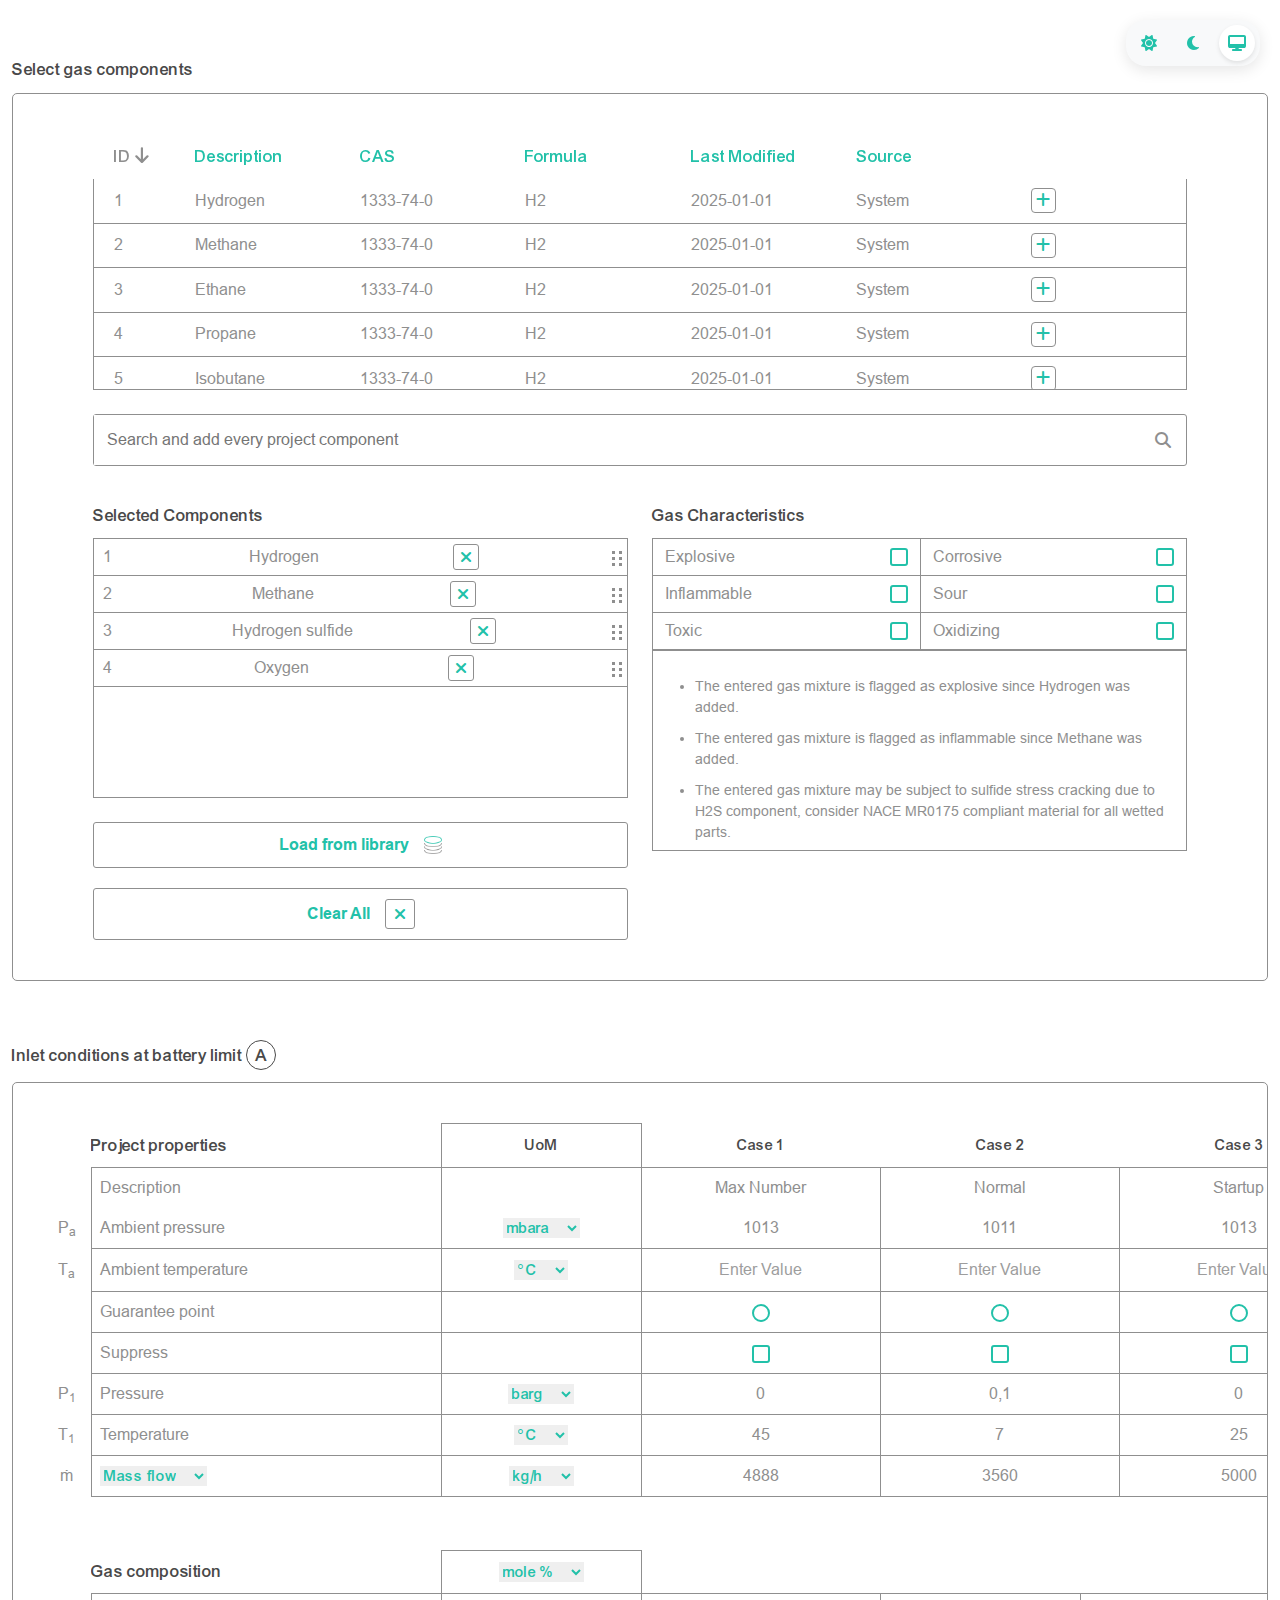
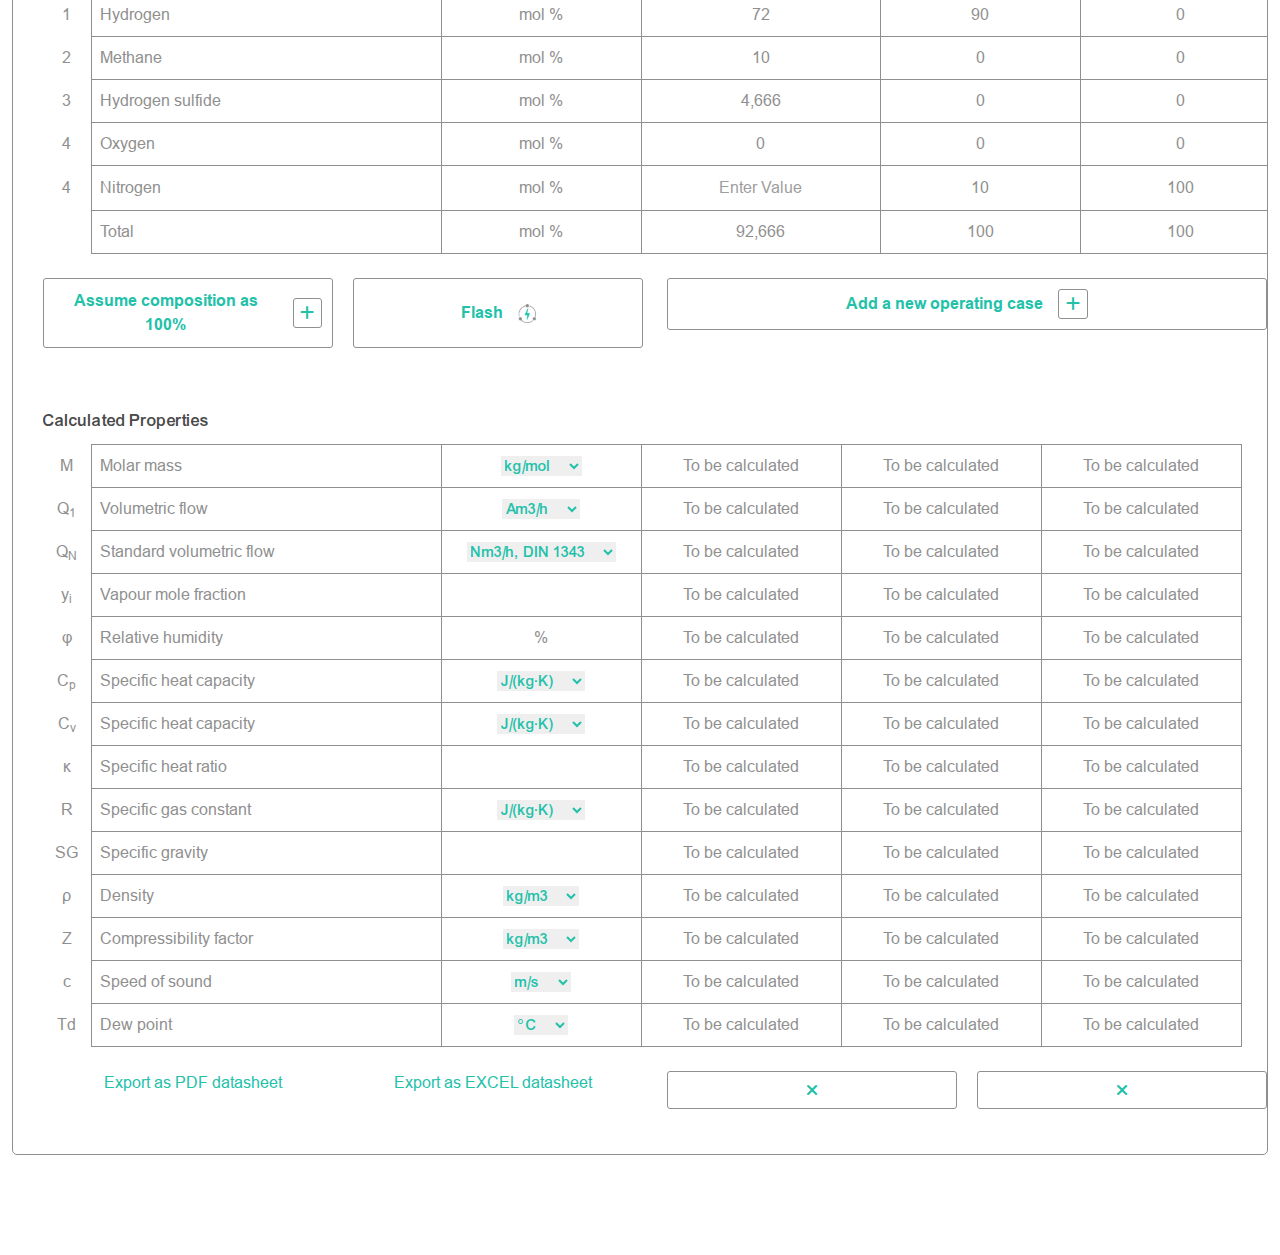
<file: index.html>
<!DOCTYPE html>
<html lang="en">

<head>
  <meta charset="UTF-8">
  <meta name="viewport" content="width=device-width, initial-scale=1.0">
  <title>Gas Components</title>

  <!-- css -->
  <link href="https://cdnjs.cloudflare.com/ajax/libs/bootstrap/5.3.0/css/bootstrap.min.css" rel="stylesheet">
  <link href="https://cdnjs.cloudflare.com/ajax/libs/font-awesome/6.5.0/css/all.min.css" rel="stylesheet">
  <link rel="stylesheet" href="assets/fonts/stylesheet.css ">
  <link rel="stylesheet" href="assets/css/style.css">
  <link rel="stylesheet" href="assets/css/responsive.css">
  <link rel="stylesheet" href="assets/css/theme.css">
</head>

<body>
  <!-- Theme Switcher -->
  <div class="theme-switcher">
    <div class="theme-options">
      <button class="theme-toggle" data-theme="light" aria-label="Light mode">
        <i class="fas fa-sun"></i>
      </button>
      <button class="theme-toggle" data-theme="dark" aria-label="Dark mode">
        <i class="fas fa-moon"></i>
      </button>
      <button class="theme-toggle" data-theme="system" aria-label="System mode">
        <i class="fas fa-desktop"></i>
      </button>
    </div>
  </div>

  <section class="gas-components-section">
    <div class="container">
      <div class="row">
        <div class="col-xl-12">
          <!-- gas component wrapper -->
          <div class="select-gas-components-wrapper">
            <h4>Select gas components</h4>
            <div class="gas-components-wrapper">
              <div class="row">
                <div class="col-xxl-6 col-xl-12">
                  <div class="select-gas-components">
                    <div class="table-responsive">
                      <table>
                        <thead class="sticky-table-header">
                          <tr>
                            <th>
                              <span>ID <i class="fas fa-arrow-down"></i></span>
                            </th>
                            <th>Description</th>
                            <th>CAS</th>
                            <th>Formula</th>
                            <th>Last Modified</th>
                            <th>Source </th>
                            <th></th>
                          </tr>
                        </thead>

                        <tbody>
                          <tr>
                            <td>1</td>
                            <td>Hydrogen</td>
                            <td>1333-74-0</td>
                            <td>H2</td>
                            <td>2025-01-01</td>
                            <td>System</td>
                            <td><span class="add-button"><i class="fas fa-plus"></i></span></td>
                          </tr>
                          <tr>
                            <td>2</td>
                            <td>Methane</td>
                            <td>1333-74-0</td>
                            <td>H2</td>
                            <td>2025-01-01</td>
                            <td>System</td>
                            <td><span class="add-button"><i class="fas fa-plus"></i></span></td>
                          </tr>
                          <tr>
                            <td>3</td>
                            <td>Ethane</td>
                            <td>1333-74-0</td>
                            <td>H2</td>
                            <td>2025-01-01</td>
                            <td>System</td>
                            <td><span class="add-button"><i class="fas fa-plus"></i></span></td>
                          </tr>
                          <tr>
                            <td>4</td>
                            <td>Propane</td>
                            <td>1333-74-0</td>
                            <td>H2</td>
                            <td>2025-01-01</td>
                            <td>System</td>
                            <td><span class="add-button"><i class="fas fa-plus"></i></span></td>
                          </tr>
                          <tr>
                            <td>5</td>
                            <td>Isobutane</td>
                            <td>1333-74-0</td>
                            <td>H2</td>
                            <td>2025-01-01</td>
                            <td>System</td>
                            <td><span class="add-button"><i class="fas fa-plus"></i></span></td>
                          </tr>
                          <tr>
                            <td>6</td>
                            <td>Butane</td>
                            <td>1333-74-0</td>
                            <td>H2</td>
                            <td>2025-01-01</td>
                            <td>System</td>
                            <td><span class="add-button"><i class="fas fa-plus"></i></span></td>
                          </tr>
                          <tr>
                            <td>7</td>
                            <td>Isopentane</td>
                            <td>1333-74-0</td>
                            <td>H2</td>
                            <td>2025-01-01</td>
                            <td>System</td>
                            <td><span class="add-button"><i class="fas fa-plus"></i></span></td>
                          </tr>
                          <tr>
                            <td>8</td>
                            <td>Isopentane</td>
                            <td>1333-74-0</td>
                            <td>H2</td>
                            <td>2025-01-01</td>
                            <td>System</td>
                            <td><span class="add-button"><i class="fas fa-plus"></i></span></td>
                          </tr>
                        </tbody>
                      </table>
                    </div>
                  </div>

                  <div class="row mt-4 search-bar-wrapper">
                    <div class="col-xxl-8 col-xl-12">
                      <div class="search-bar">
                        <form action="">
                          <input type="search" placeholder="Search and add every project component">
                          <span>
                            <i class="fas fa-search"></i>
                          </span>
                        </form>
                      </div>
                    </div>
                  </div>
                </div>

                <div class="col-xxl-3 col-xl-6">
                  <div class="selected-components">
                    <h4>Selected Components</h4>
                    <div class="selected-components-table">
                      <div class="table-responsive">
                        <table>
                          <tbody>
                            <tr>
                              <td>1</td>
                              <td>Hydrogen</td>
                              <td class="cross-icon"><i class="fas fa-times"></i></td>
                              <td><img src="assets/images/drag-icon.png" alt=""></td>
                            </tr>
                            <tr>
                              <td>2</td>
                              <td>Methane</td>
                              <td class="cross-icon"><i class="fas fa-times"></i></td>
                              <td><img src="assets/images/drag-icon.png" alt=""></td>
                            </tr>
                            <tr>
                              <td>3</td>
                              <td>Hydrogen sulfide</td>
                              <td class="cross-icon"><i class="fas fa-times"></i></td>
                              <td><img src="assets/images/drag-icon.png" alt=""></td>
                            </tr>
                            <tr>
                              <td>4</td>
                              <td>Oxygen</td>
                              <td class="cross-icon"><i class="fas fa-times"></i></td>
                              <td><img src="assets/images/drag-icon.png" alt=""></td>
                            </tr>
                          </tbody>
                        </table>
                      </div>

                      <div class="row mt-4">
                        <div class="col-xxl-12">
                          <div class="button-wrapper">
                            <button>Load from library <img src="assets/images/storage-icon.png" alt=""></button>
                            <button>Clear All <i class="fas fa-times"></i></button>
                          </div>
                        </div>
                      </div>
                    </div>
                  </div>
                </div>

                <div class="col-xxl-3 col-xl-6">
                  <div class="gas-characteristics">
                    <h4>Gas Characteristics</h4>
                    <div class="gas-characteristics-table">
                      <div class="gas-table">
                        <span>Explosive <input type="checkbox"></span>
                        <span>Inflammable <input type="checkbox"></span>
                        <span>Toxic <input type="checkbox"></span>
                      </div>
                      <div class="gas-table">
                        <span>Corrosive <input type="checkbox"></span>
                        <span>Sour <input type="checkbox"></span>
                        <span>Oxidizing <input type="checkbox"></span>
                      </div>
                    </div>
                  </div>

                  <div class="catious">
                    <ul>
                      <li>The entered gas mixture is flagged as explosive since Hydrogen was added.</li>
                      <li>The entered gas mixture is flagged as inflammable since Methane was added.</li>
                      <li>The entered gas mixture may be subject to sulfide stress cracking due to H2S component,
                        consider NACE MR0175 compliant material for all wetted parts.</li>
                      <li>The entered gas mixture is an oxygen enriched environment since the oxygen content exceeds 30
                        mole %. Consider internal procedure XXXX for requirements in oxygen enriched environments.</li>
                      <li>Project review by technical authority is required prior to release.</li>
                    </ul>
                  </div>
                </div>
              </div>
            </div>
          </div>
        </div>
      </div>
  </section>

  <section class="inlet-conditions-section">
    <div class="container">
      <div class="row">
        <div class="col-xl-12">
          <div class="inlet-conditions-section-wrapper">
            <h4>Inlet conditions at battery limit <span>A</span></h4>
            <div class="inlet-conditions">
              <!-- project properties table -->
              <div class="project-properties-table">
                <div class="table-responsive">
                  <table>
                    <thead>
                      <tr>
                        <th></th>
                        <th>Project properties</th>
                        <th>UoM</th>
                        <th>Case 1</th>
                        <th>Case 2</th>
                        <th>Case 3</th>
                      </tr>
                    </thead>

                    <tbody>
                      <tr>
                        <td></td>
                        <td>Description</td>
                        <td></td>
                        <td>Max Number</td>
                        <td>Normal</td>
                        <td>Startup</td>
                      </tr>
                      <tr>
                        <td>P<sub>a</sub></td>
                        <td>Ambient pressure</td>
                        <td><select name="" id="">
                            <option value="mbara">mbara</option>
                            <option value="mbara">mbara</option>
                            <option value="mbara">mbara</option>
                          </select></td>
                        <td>1013</td>
                        <td>1011</td>
                        <td>1013</td>
                      </tr>
                      <tr>
                        <td>T<sub>a</sub></td>
                        <td>Ambient temperature</td>
                        <td><select name="" id="">
                            <option value="mbara">°C</option>
                            <option value="mbara">°F</option>
                          </select></td>
                        <td><input type="text" placeholder="Enter Value"></td>
                        <td><input type="text" placeholder="Enter Value"></td>
                        <td><input type="text" placeholder="Enter Value"></td>
                      </tr>
                      <tr>
                        <td></td>
                        <td>Guarantee point</td>
                        <td></td>
                        <td><input type="radio"></td>
                        <td><input type="radio"></td>
                        <td><input type="radio"></td>
                      </tr>
                      <tr>
                        <td></td>
                        <td>Suppress</td>
                        <td></td>
                        <td><input type="checkbox"></td>
                        <td><input type="checkbox"></td>
                        <td><input type="checkbox"></td>
                      </tr>
                      <tr>
                        <td>P<sub>1</sub></td>
                        <td>Pressure</td>
                        <td><select name="" id="">
                            <option value="barg">barg</option>
                            <option value="barg">barg</option>
                            <option value="barg">barg</option>
                          </select></td>
                        <td>0</td>
                        <td>0,1</td>
                        <td>0</td>
                      </tr>
                      <tr>
                        <td>T<sub>1</sub></td>
                        <td>Temperature</td>
                        <td><select name="" id="">
                            <option value="mbara">°C</option>
                            <option value="mbara">°F</option>
                          </select></td>
                        <td>45</td>
                        <td>7</td>
                        <td>25</td>
                      </tr>
                      <tr>
                        <td>ṁ</td>
                        <td><select name="" id="">
                            <option value="Mass flow">Mass flow</option>
                            <option value="Mass flow">Mass flow</option>
                            <option value="Mass flow">Mass flow</option>
                          </select></td>
                        <td><select name="" id="">
                            <option value="mbara">kg/h</option>
                            <option value="mbara">kg/h</option>
                          </select></td>
                        <td>4888</td>
                        <td>3560</td>
                        <td>5000</td>
                      </tr>
                    </tbody>
                  </table>
                </div>
              </div>

              <!-- gas composition table -->
              <div class="gas-composition-table mt-5">
                <div class="table-responsive">
                  <table>
                    <thead>
                      <tr>
                        <th></th>
                        <th>Gas composition</th>
                        <th><select name="" id="">
                            <option value="mole %">mole %</option>
                            <option value="mole %">mole %</option>
                            <option value="mole %">mole %</option>
                            <option value="mole %">mole %</option>
                          </select></th>
                        <th></th>
                        <th></th>
                        <th></th>
                      </tr>
                    </thead>
                    <tbody>
                      <tr>
                        <td>1</td>
                        <td>Hydrogen</td>
                        <td>mol %</td>
                        <td>72</td>
                        <td>90</td>
                        <td>0</td>
                      </tr>
                      <tr>
                        <td>2</td>
                        <td>Methane</td>
                        <td>mol %</td>
                        <td>10</td>
                        <td>0</td>
                        <td>0</td>
                      </tr>
                      <tr>
                        <td>3</td>
                        <td>Hydrogen sulfide</td>
                        <td>mol %</td>
                        <td>4,666</td>
                        <td>0</td>
                        <td>0</td>
                      </tr>
                      <tr>
                        <td>4</td>
                        <td>Oxygen</td>
                        <td>mol %</td>
                        <td>0</td>
                        <td>0</td>
                        <td>0</td>
                      </tr>
                      <tr>
                        <td>4</td>
                        <td>Nitrogen</td>
                        <td>mol %</td>
                        <td><input type="text" placeholder="Enter Value"></td>
                        <td>10</td>
                        <td>100</td>
                      </tr>
                      <tr>
                        <td></td>
                        <td>Total</td>
                        <td>mol %</td>
                        <td>92,666</td>
                        <td>100</td>
                        <td>100</td>
                      </tr>
                    </tbody>
                  </table>
                </div>
                <div class="gas-composition-buttons mt-4">
                  <div class="row">
                    <div class="col-xl-6 col-md-12">
                      <div class="gas-buttons-left d-flex">
                        <button>Assume composition as 100% <i class="fas fa-plus"></i></button>
                        <button>Flash <img src="assets/images/flash.png" alt=""></button>
                      </div>
                    </div>

                    <div class="col-xl-6 col-md-12">
                      <div class="gas-buttons-right">
                        <button>Add a new operating case <i class="fas fa-plus"></i></button>
                      </div>
                    </div>
                  </div>
                </div>
              </div>

              <!-- calculated properties -->
              <div class="calculated-properties-table mt-5">
                <div class="table-responsive">
                  <h4>Calculated Properties</h4>
                  <table>
                    <tbody>
                      <tr>
                        <td>M</td>
                        <td>Molar mass</td>
                        <td>
                          <select name="" id="">
                            <option value="Am3/h">kg/mol</option>
                            <option value="kg/mol">kg/mol</option>
                            <option value="kg/mol">kg/mol</option>
                          </select>
                        </td>
                        <td>To be calculated</td>
                        <td>To be calculated</td>
                        <td>To be calculated</td>
                      </tr>
                      <tr>
                        <td>Q<sub>1</sub></td>
                        <td>Volumetric flow</td>
                        <td>
                          <select name="" id="">
                            <option value="Am3/h">Am3/h</option>
                            <option value="Am3/h">Am3/h</option>
                            <option value="Am3/h">Am3/h</option>
                          </select>
                        </td>
                        <td>To be calculated</td>
                        <td>To be calculated</td>
                        <td>To be calculated</td>
                      </tr>
                      <tr>
                        <td>Q<sub>N</sub></td>
                        <td>Standard volumetric flow</td>
                        <td>
                          <select name="" id="">
                            <option value="Nm3/h, DIN 1343">Nm3/h, DIN 1343</option>
                            <option value="Nm3/h, DIN 1343">Nm3/h, DIN 1343</option>
                            <option value="Nm3/h, DIN 1343">Nm3/h, DIN 1343</option>
                          </select>
                        </td>
                        <td>To be calculated</td>
                        <td>To be calculated</td>
                        <td>To be calculated</td>
                      </tr>
                      <tr>
                        <td>y<sub>i</sub></td>
                        <td>Vapour mole fraction</td>
                        <td></td>
                        <td>To be calculated</td>
                        <td>To be calculated</td>
                        <td>To be calculated</td>
                      </tr>
                      <tr>
                        <td>φ</td>
                        <td>Relative humidity</td>
                        <td>%</td>
                        <td>To be calculated</td>
                        <td>To be calculated</td>
                        <td>To be calculated</td>
                      </tr>
                      <tr>
                        <td>C<sub>p</sub></td>
                        <td>Specific heat capacity</td>
                        <td>
                          <select name="" id="">
                            <option value="J/(kg·K)">J/(kg·K)</option>
                            <option value="J/(kg·K)">J/(kg·K)</option>
                            <option value="J/(kg·K)">J/(kg·K)</option>
                          </select>
                        </td>
                        <td>To be calculated</td>
                        <td>To be calculated</td>
                        <td>To be calculated</td>
                      </tr>
                      <tr>
                        <td>C<sub>v</sub></td>
                        <td>Specific heat capacity</td>
                        <td><select name="" id="">
                            <option value="J/(kg·K)">J/(kg·K)</option>
                            <option value="J/(kg·K)">J/(kg·K)</option>
                            <option value="J/(kg·K)">J/(kg·K)</option>
                          </select></td>
                        <td>To be calculated</td>
                        <td>To be calculated</td>
                        <td>To be calculated</td>
                      </tr>
                      <tr>
                        <td>κ</td>
                        <td>Specific heat ratio</td>
                        <td></td>
                        <td>To be calculated</td>
                        <td>To be calculated</td>
                        <td>To be calculated</td>
                      </tr>
                      <tr>
                        <td>R</td>
                        <td>Specific gas constant</td>
                        <td><select name="" id="">
                            <option value="J/(kg·K)">J/(kg·K)</option>
                            <option value="J/(kg·K)">J/(kg·K)</option>
                            <option value="J/(kg·K)">J/(kg·K)</option>
                          </select></td>
                        <td>To be calculated</td>
                        <td>To be calculated</td>
                        <td>To be calculated</td>
                      </tr>
                      <tr>
                        <td>SG</td>
                        <td>Specific gravity</td>
                        <td></td>
                        <td>To be calculated</td>
                        <td>To be calculated</td>
                        <td>To be calculated</td>
                      </tr>
                      <tr>
                        <td>ρ</td>
                        <td>Density</td>
                        <td><select name="" id="">
                            <option value="kg/m3">kg/m3</option>
                            <option value="kg/m3">kg/m3</option>
                            <option value="kg/m3">kg/m3</option>
                          </select></td>
                        <td>To be calculated</td>
                        <td>To be calculated</td>
                        <td>To be calculated</td>
                      </tr>
                      <tr>
                        <td>Z</td>
                        <td>Compressibility factor</td>
                        <td><select name="" id="">
                            <option value="kg/m3">kg/m3</option>
                            <option value="kg/m3">kg/m3</option>
                            <option value="kg/m3">kg/m3</option>
                          </select></td>
                        <td>To be calculated</td>
                        <td>To be calculated</td>
                        <td>To be calculated</td>
                      </tr>
                      <tr>
                        <td>c</td>
                        <td>Speed of sound</td>
                        <td><select name="" id="">
                            <option value="m/s">m/s</option>
                            <option value="m/s">m/s</option>
                            <option value="m/s">m/s</option>
                          </select></td>
                        <td>To be calculated</td>
                        <td>To be calculated</td>
                        <td>To be calculated</td>
                      </tr>
                      <tr>
                        <td>Td</td>
                        <td>Dew point</td>
                        <td><select name="" id="">
                            <option value="mbara">°C</option>
                            <option value="mbara">°F</option>
                          </select></td>
                        <td>To be calculated</td>
                        <td>To be calculated</td>
                        <td>To be calculated</td>
                      </tr>
                    </tbody>
                  </table>
                </div>

                <div class="calculated-properties-buttons mt-4">
                  <div class="row">
                    <div class="col-md-6">
                      <div class="calculated-table-buttons-left d-flex">
                        <button class="inline-btn">Export as PDF datasheet</button>
                        <button class="inline-btn">Export as EXCEL datasheet</button>
                      </div>
                    </div>

                    <div class="col-md-6">
                      <div class="calculated-table-buttons-right d-flex">
                        <button><i class="fas fa-times"></i></button>
                        <button><i class="fas fa-times"></i></button>
                      </div>
                    </div>
                  </div>
                </div>
              </div>
            </div>
          </div>
        </div>
      </div>
    </div>
  </section>

  <!-- scripts -->
  <script src="assets/js/main.js"></script>
  <script src="assets/js/theme.js"></script>
  <script src="https://cdnjs.cloudflare.com/ajax/libs/bootstrap/5.3.0/js/bootstrap.bundle.min.js"></script>
</body>

</html>
</file>
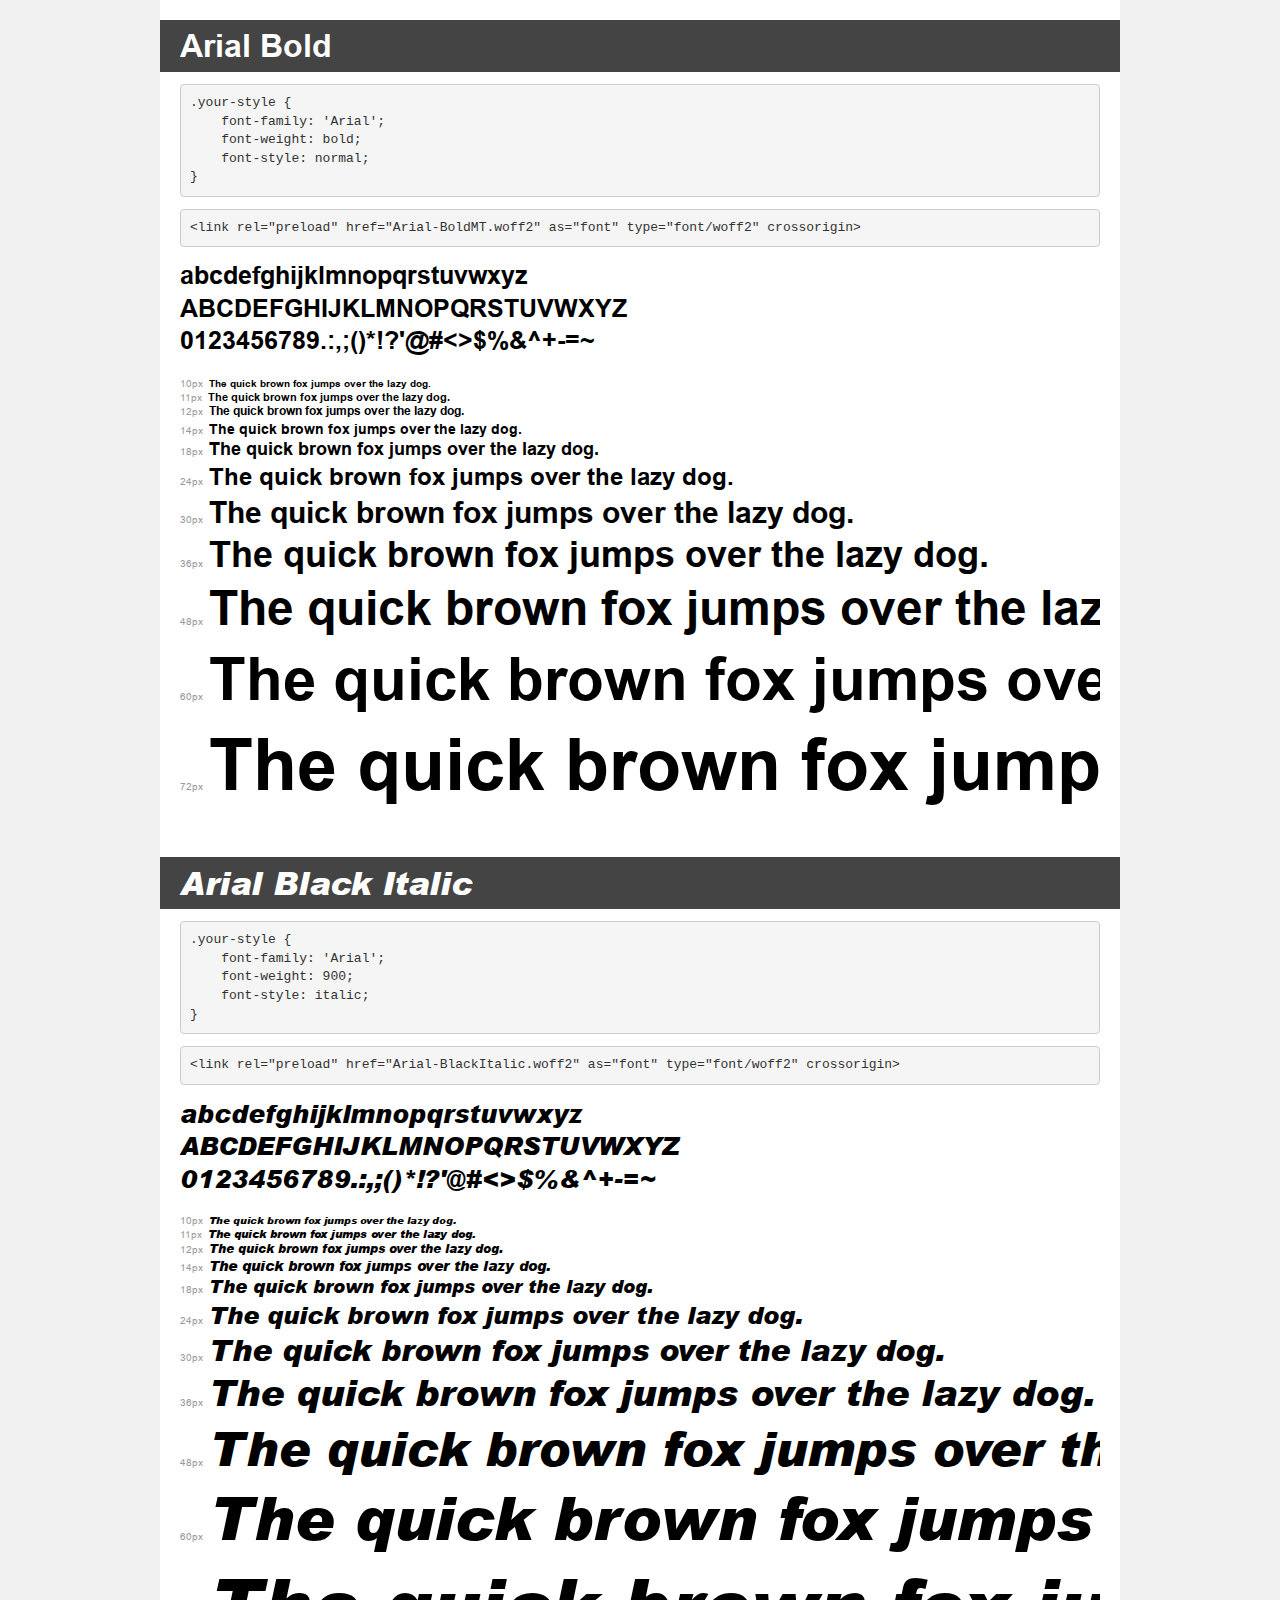
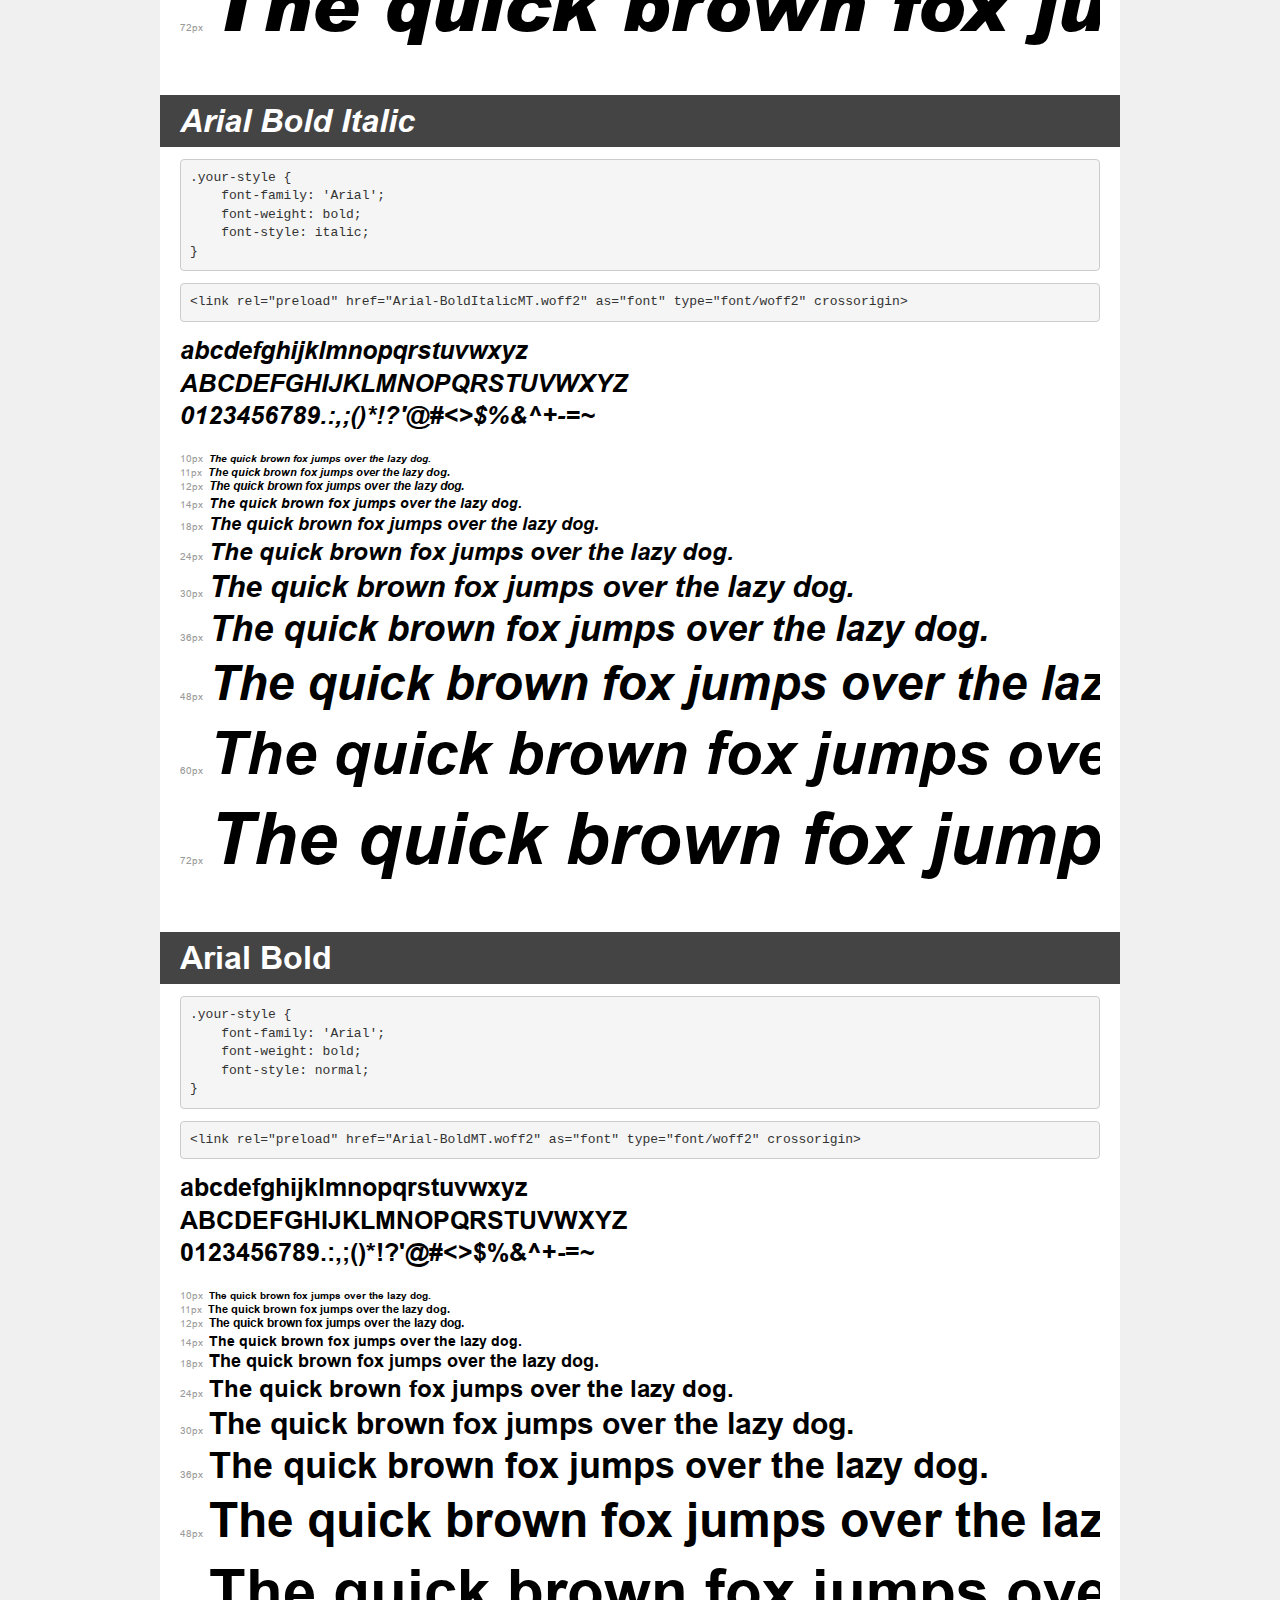
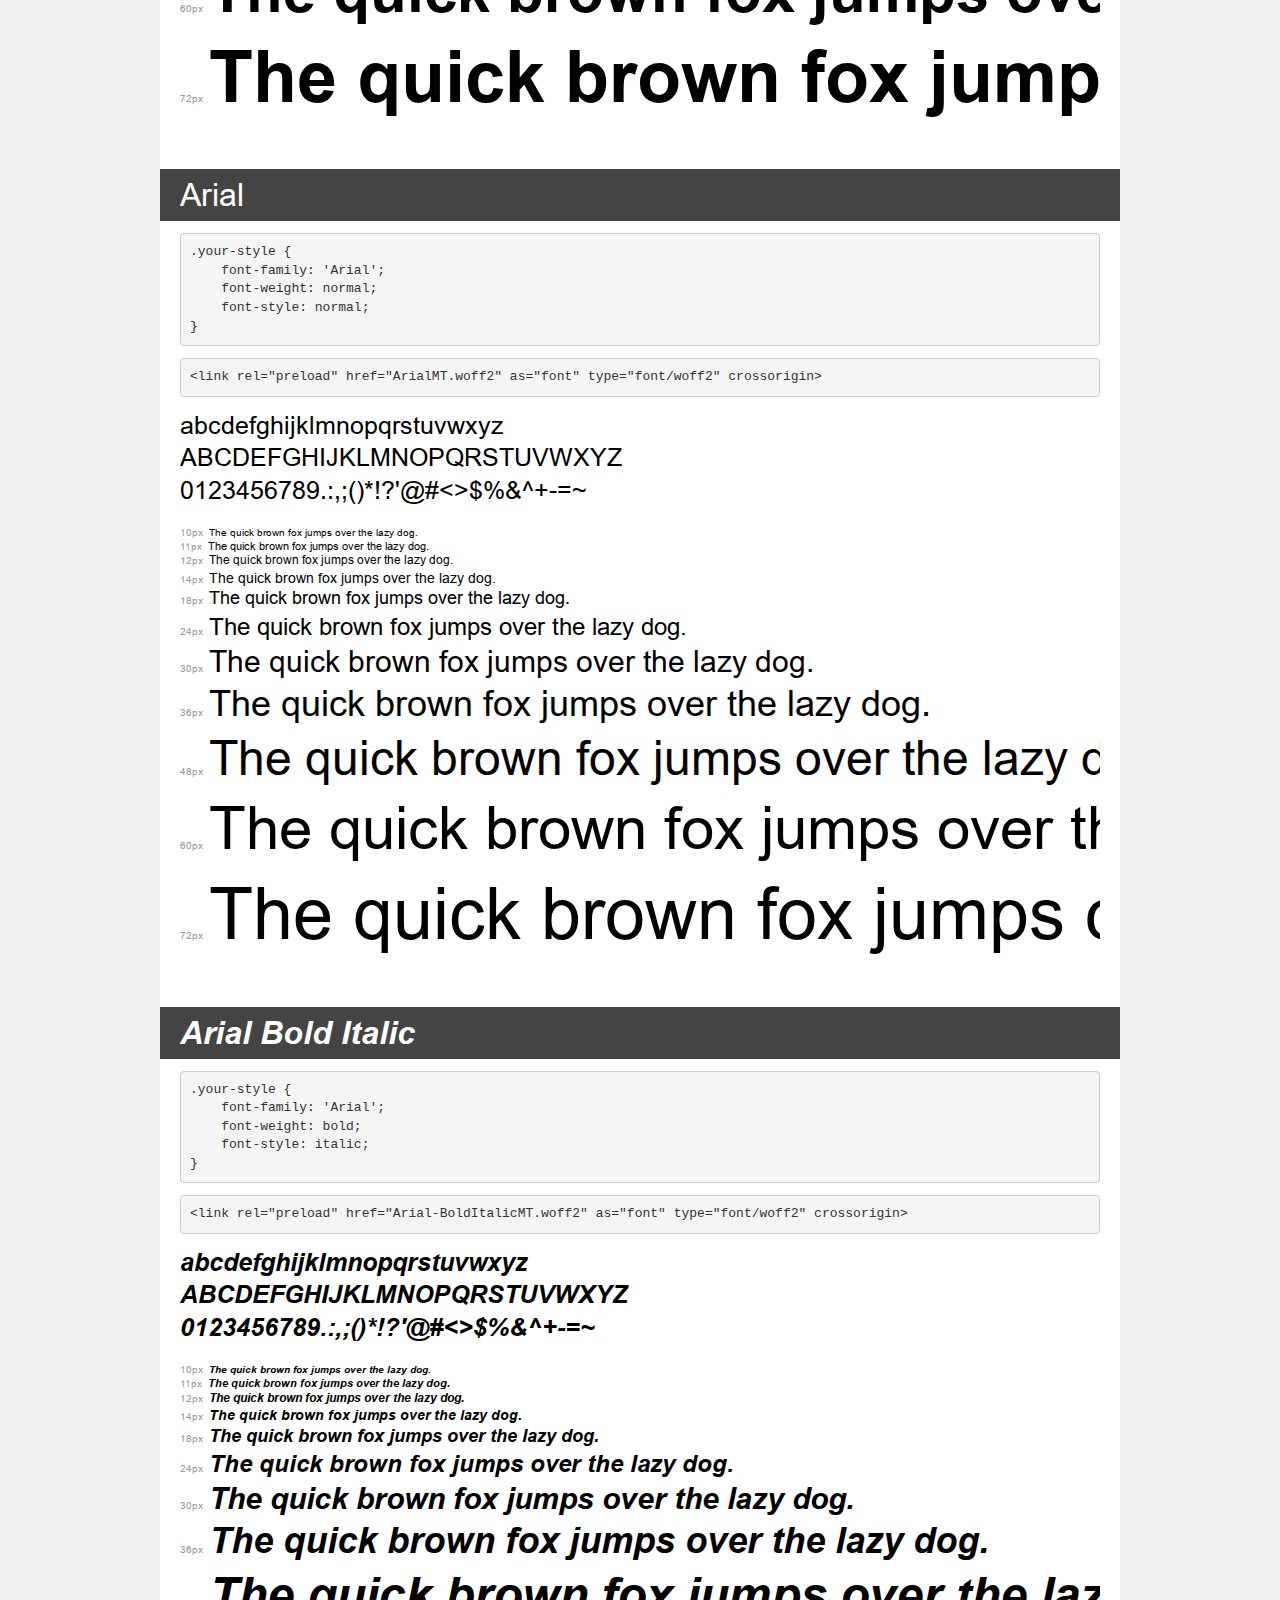
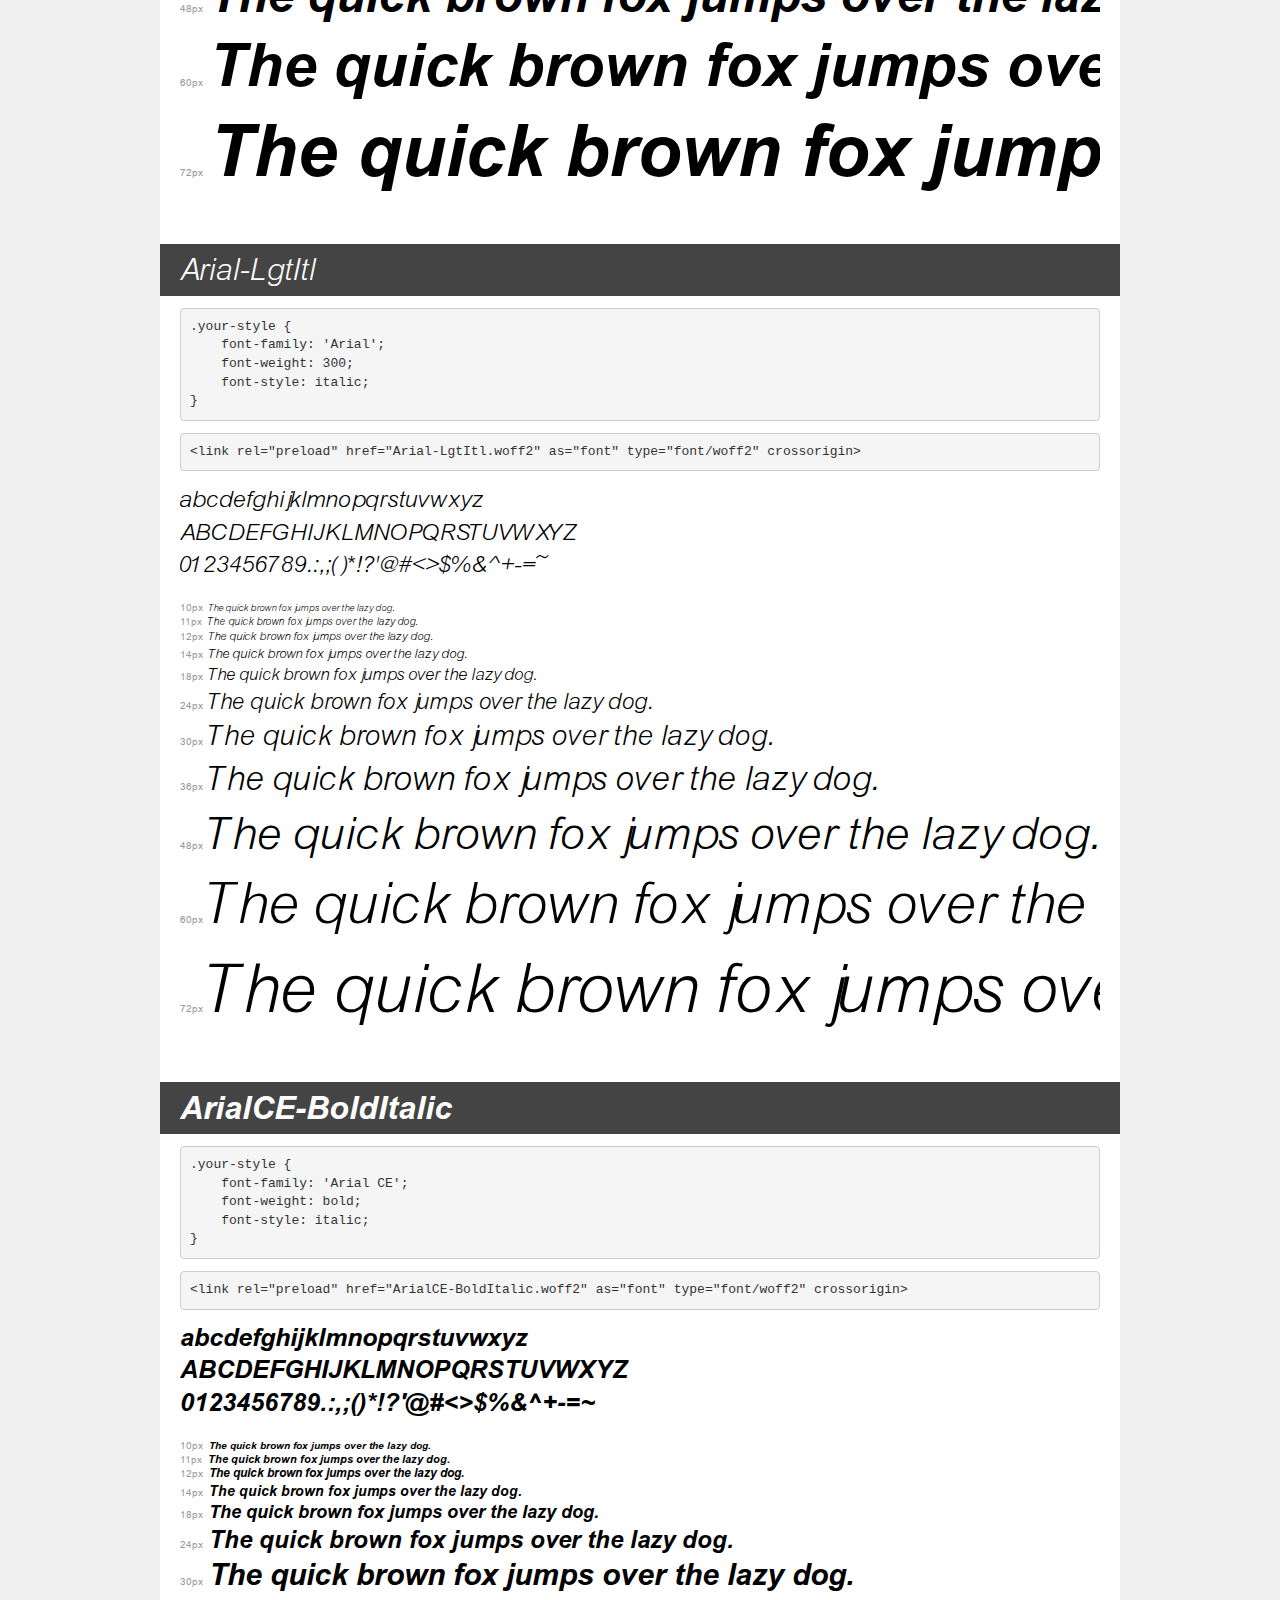
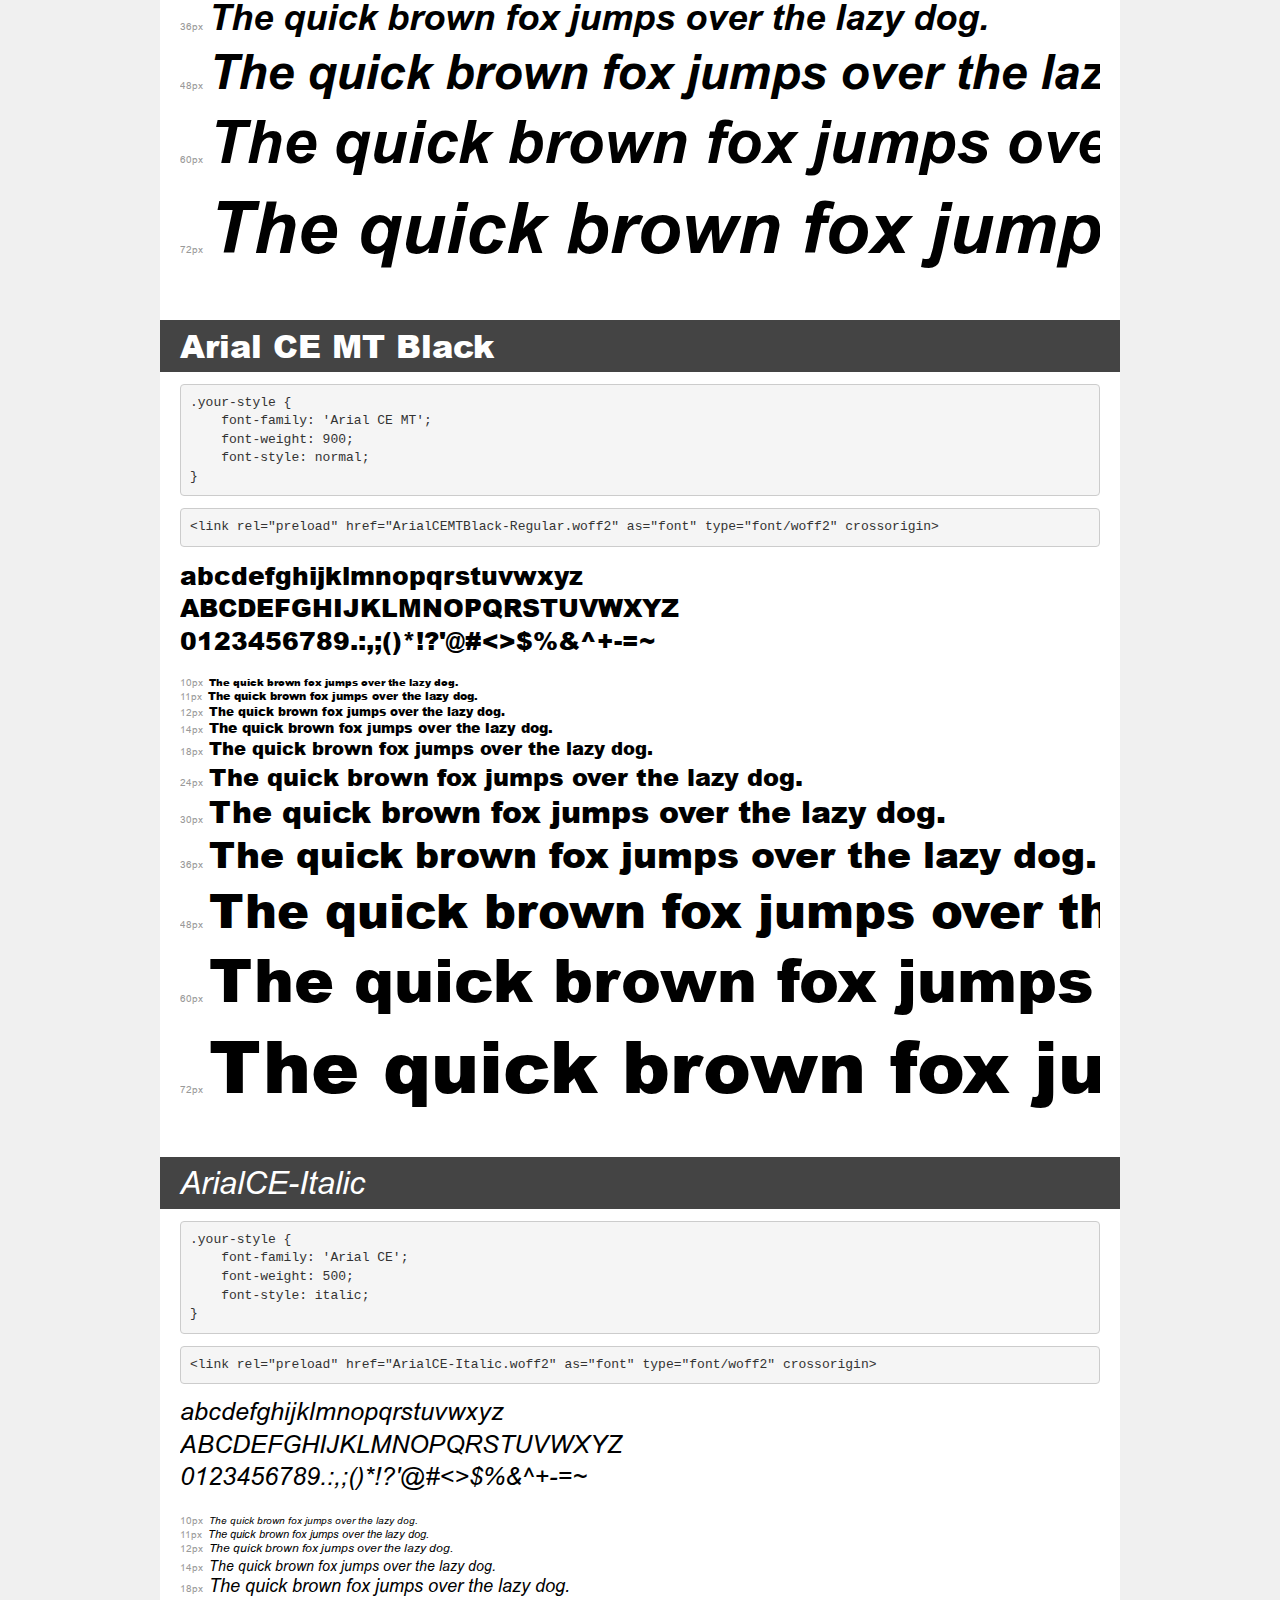
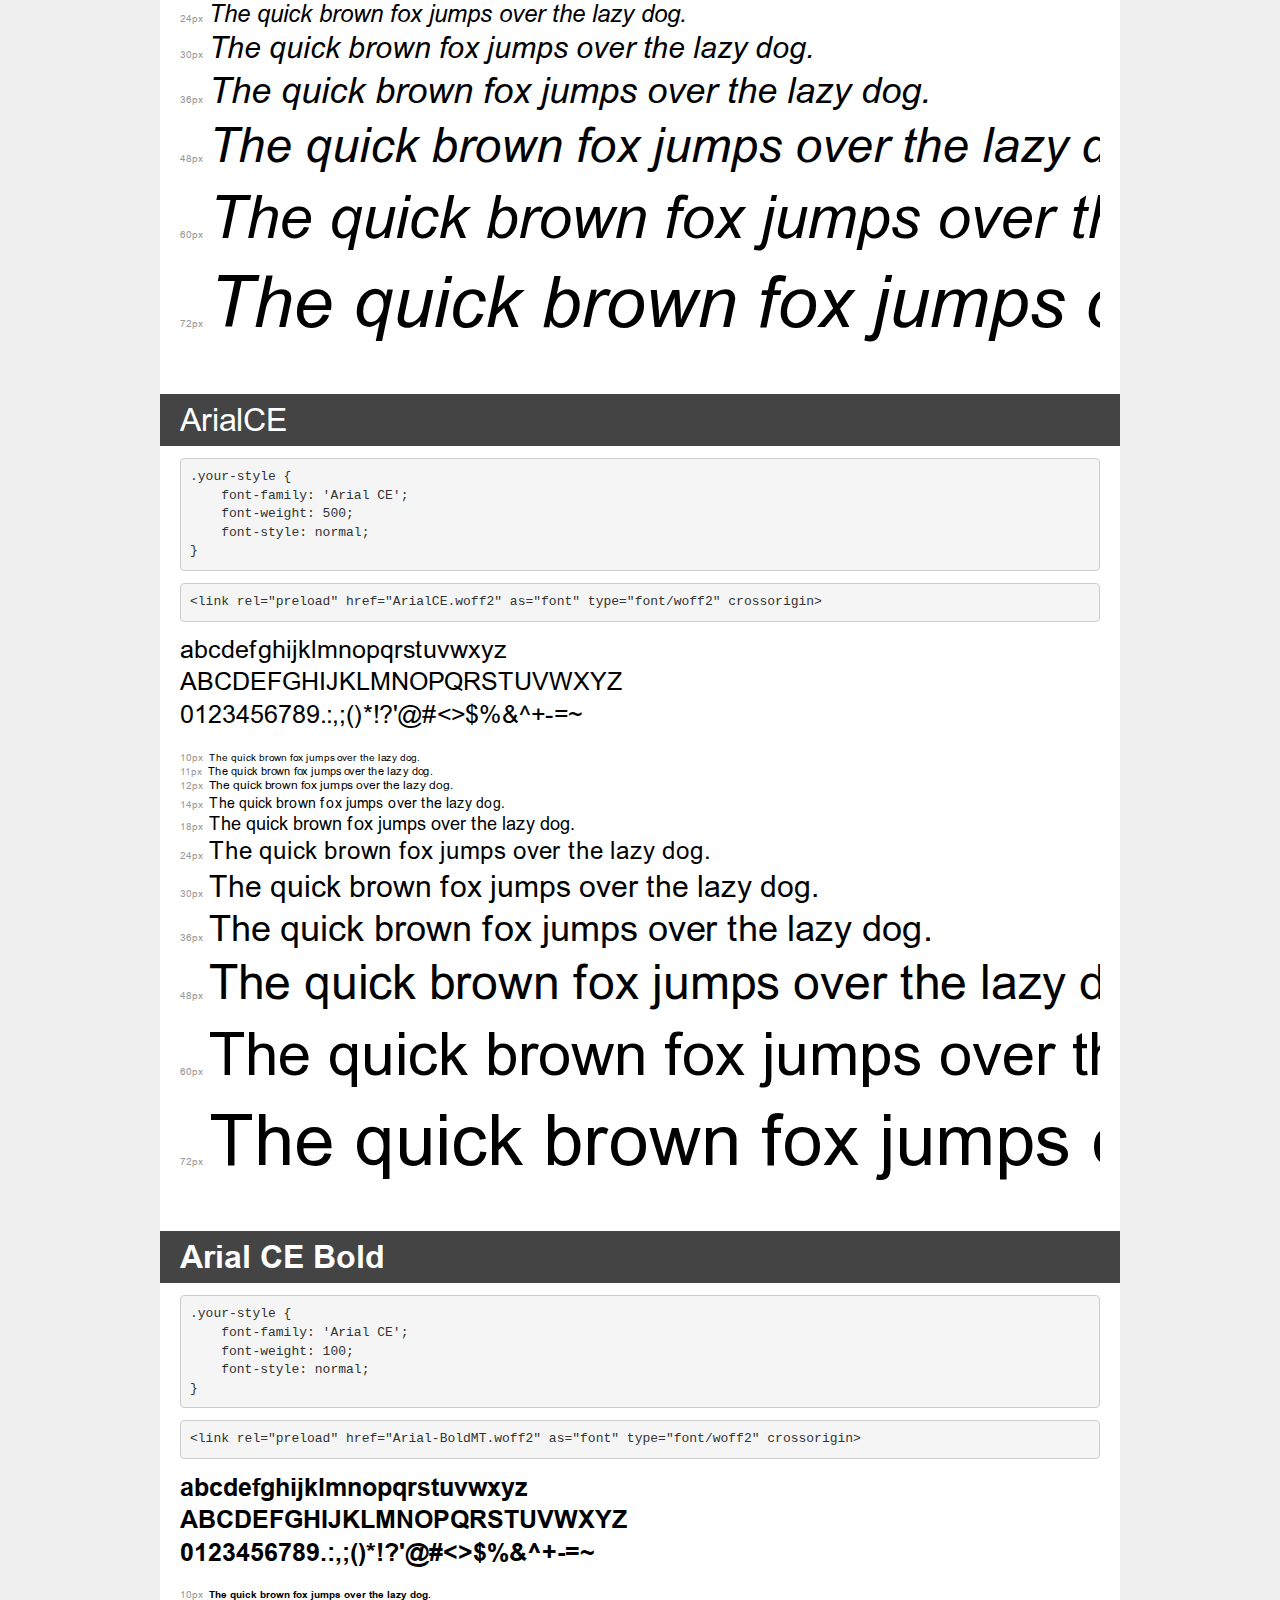
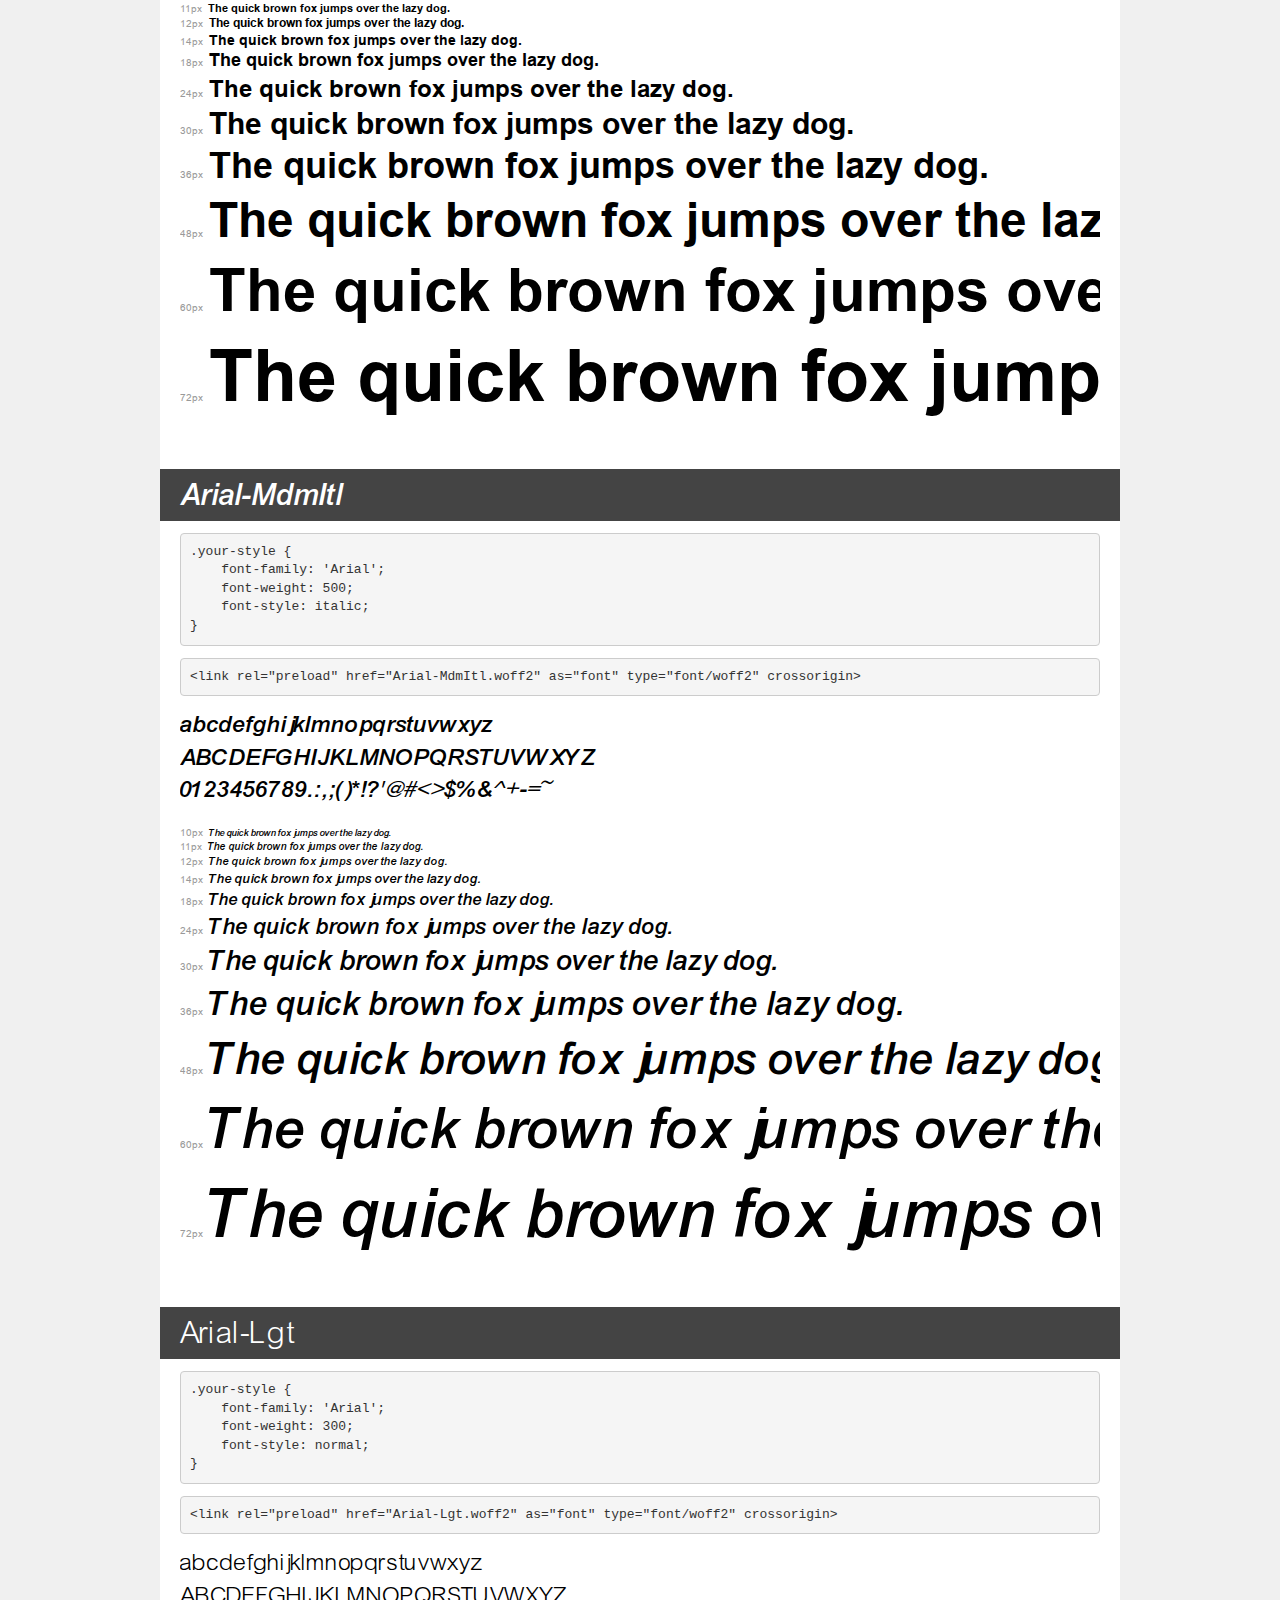
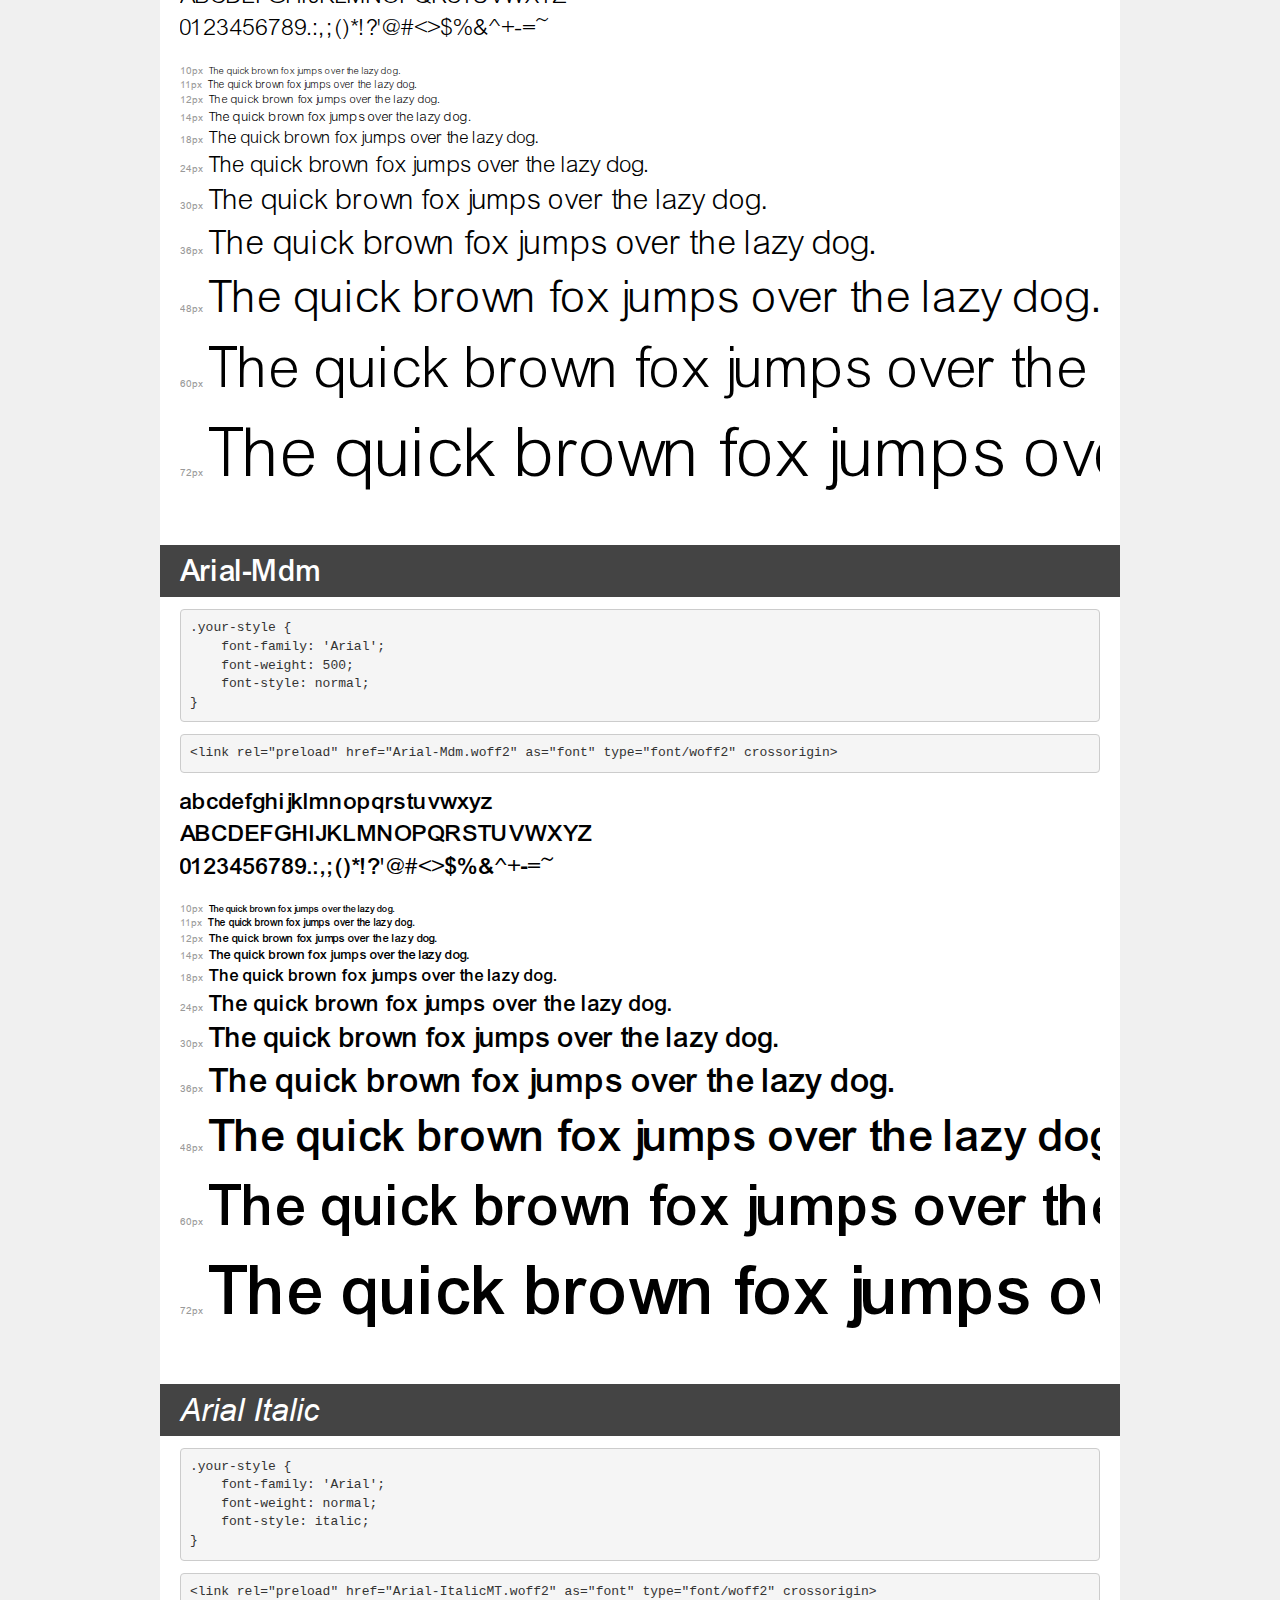
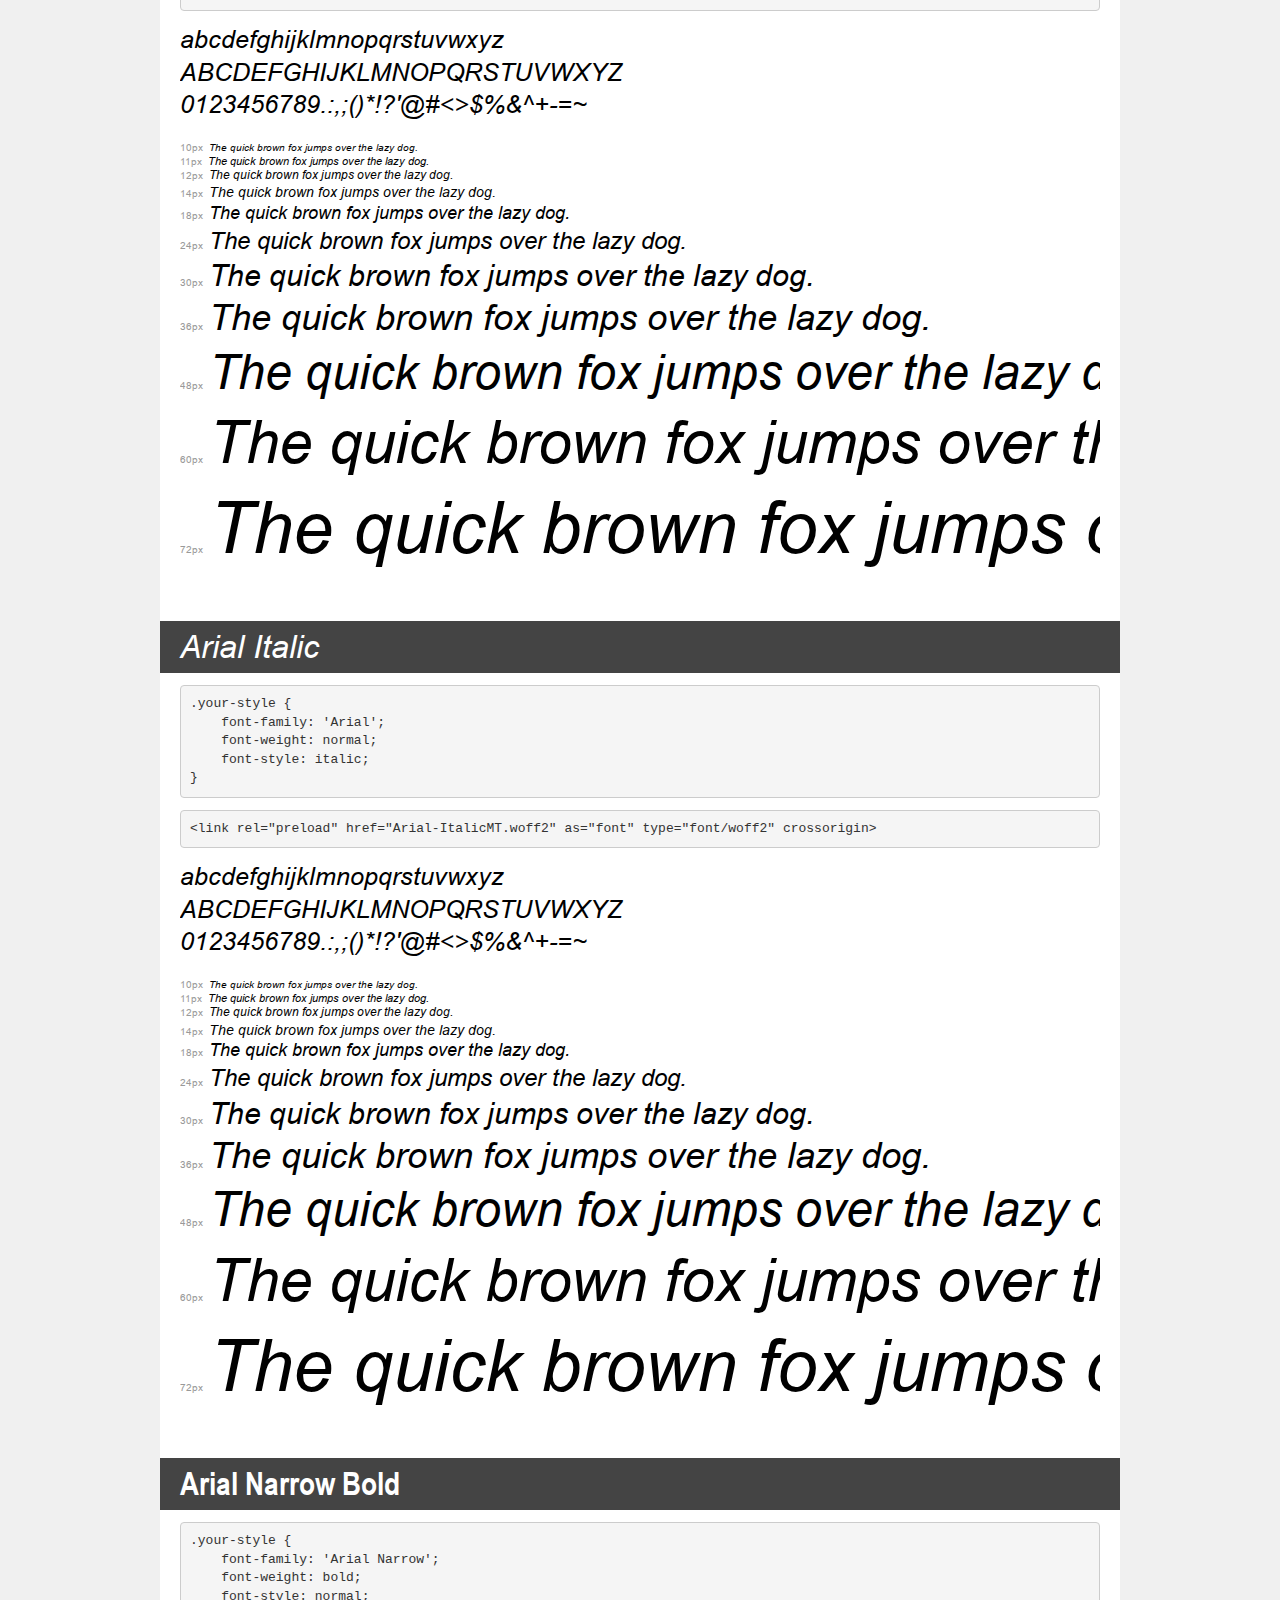
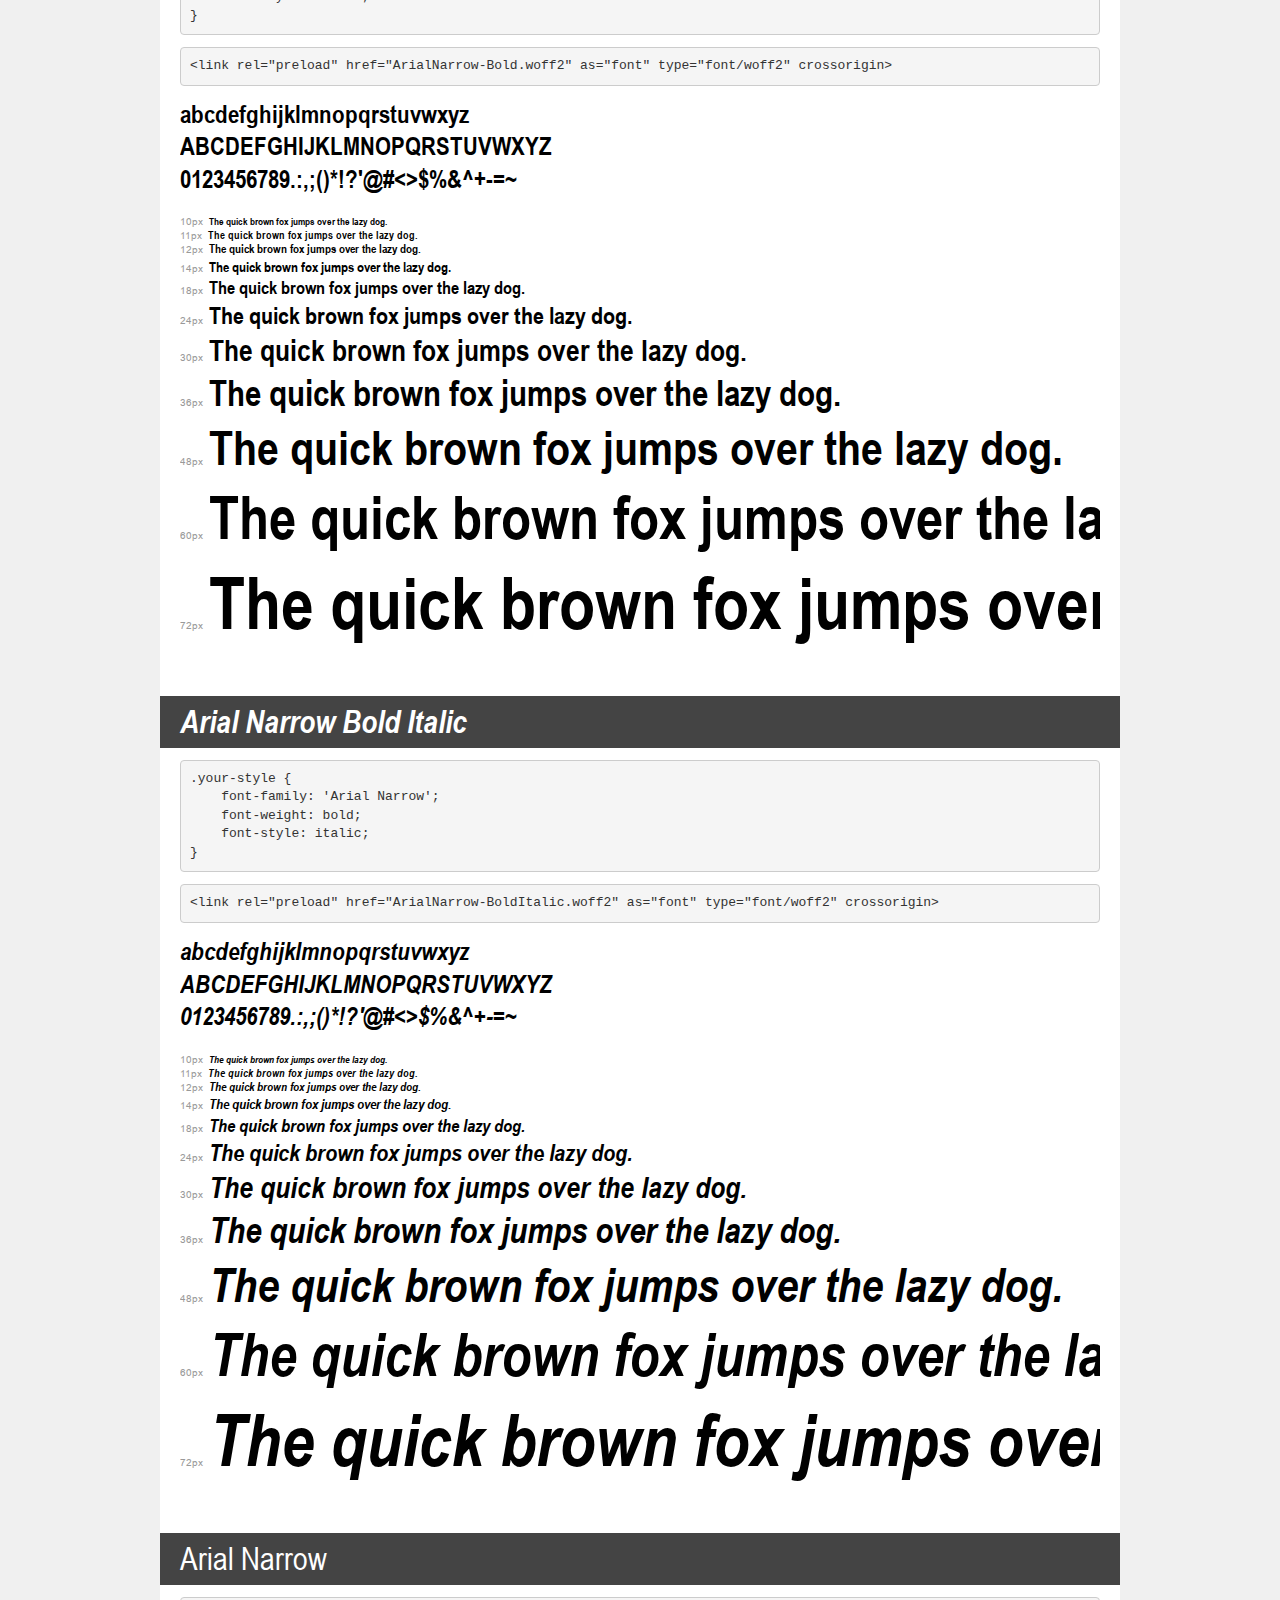
<file: assets/fonts/demo.html>
<!DOCTYPE html>
<html lang="en">
<head>
    <meta charset="utf-8">
    <meta http-equiv="X-UA-Compatible" content="IE=edge">
    <meta name="viewport" content="width=device-width, initial-scale=1">
    <meta name="robots" content="noindex, noarchive">
    <meta name="format-detection" content="telephone=no">
    <title>Transfonter demo</title>
    <link href="stylesheet.css" rel="stylesheet">
    <style>
        /*
        http://meyerweb.com/eric/tools/css/reset/
        v2.0 | 20110126
        License: none (public domain)
        */
        html, body, div, span, applet, object, iframe,
        h1, h2, h3, h4, h5, h6, p, blockquote, pre,
        a, abbr, acronym, address, big, cite, code,
        del, dfn, em, img, ins, kbd, q, s, samp,
        small, strike, strong, sub, sup, tt, var,
        b, u, i, center,
        dl, dt, dd, ol, ul, li,
        fieldset, form, label, legend,
        table, caption, tbody, tfoot, thead, tr, th, td,
        article, aside, canvas, details, embed,
        figure, figcaption, footer, header, hgroup,
        menu, nav, output, ruby, section, summary,
        time, mark, audio, video {
            margin: 0;
            padding: 0;
            border: 0;
            font-size: 100%;
            font: inherit;
            vertical-align: baseline;
        }
        /* HTML5 display-role reset for older browsers */
        article, aside, details, figcaption, figure,
        footer, header, hgroup, menu, nav, section {
            display: block;
        }
        body {
            line-height: 1;
        }
        ol, ul {
            list-style: none;
        }
        blockquote, q {
            quotes: none;
        }
        blockquote:before, blockquote:after,
        q:before, q:after {
            content: '';
            content: none;
        }
        table {
            border-collapse: collapse;
            border-spacing: 0;
        }
        /* demo styles */
        body {
            background: #f0f0f0;
            color: #000;
        }
        .page {
            background: #fff;
            width: 920px;
            margin: 0 auto;
            padding: 20px 20px 0 20px;
            overflow: hidden;
        }
        .font-container {
            overflow-x: auto;
            overflow-y: hidden;
            margin-bottom: 40px;
            line-height: 1.3;
            white-space: nowrap;
            padding-bottom: 5px;
        }
        h1 {
            position: relative;
            background: #444;
            font-size: 32px;
            color: #fff;
            padding: 10px 20px;
            margin: 0 -20px 12px -20px;
        }
        .letters {
            font-size: 25px;
            margin-bottom: 20px;
        }
        .s10:before {
            content: '10px';
        }
        .s11:before {
            content: '11px';
        }
        .s12:before {
            content: '12px';
        }
        .s14:before {
            content: '14px';
        }
        .s18:before {
            content: '18px';
        }
        .s24:before {
            content: '24px';
        }
        .s30:before {
            content: '30px';
        }
        .s36:before {
            content: '36px';
        }
        .s48:before {
            content: '48px';
        }
        .s60:before {
            content: '60px';
        }
        .s72:before {
            content: '72px';
        }
        .s10:before, .s11:before, .s12:before, .s14:before,
        .s18:before, .s24:before, .s30:before, .s36:before,
        .s48:before, .s60:before, .s72:before {
            font-family: Arial, sans-serif;
            font-size: 10px;
            font-weight: normal;
            font-style: normal;
            color: #999;
            padding-right: 6px;
        }
        pre {
            display: block;
            padding: 9px;
            margin: 0 0 12px;
            font-family: Monaco, Menlo, Consolas, "Courier New", monospace;
            font-size: 13px;
            line-height: 1.428571429;
            color: #333;
            font-weight: normal;
            font-style: normal;
            background-color: #f5f5f5;
            border: 1px solid #ccc;
            overflow-x: auto;
            border-radius: 4px;
        }
        /* responsive */
        @media (max-width: 959px) {
            .page {
                width: auto;
                margin: 0;
            }
        }
    </style>
</head>
<body>
<div class="page">
    <div class="demo">
        <h1 style="font-family: 'Arial'; font-weight: bold; font-style: normal;">Arial Bold</h1>
        <pre title="Usage">.your-style {
    font-family: 'Arial';
    font-weight: bold;
    font-style: normal;
}</pre>
        <pre title="Preload (optional)">
&lt;link rel=&quot;preload&quot; href=&quot;Arial-BoldMT.woff2&quot; as=&quot;font&quot; type=&quot;font/woff2&quot; crossorigin&gt;</pre>
        <div class="font-container" style="font-family: 'Arial'; font-weight: bold; font-style: normal;">
            <p class="letters">
                abcdefghijklmnopqrstuvwxyz<br>
ABCDEFGHIJKLMNOPQRSTUVWXYZ<br>
                0123456789.:,;()*!?'@#&lt;&gt;$%&^+-=~
            </p>
            <p class="s10" style="font-size: 10px;">The quick brown fox jumps over the lazy dog.</p>
            <p class="s11" style="font-size: 11px;">The quick brown fox jumps over the lazy dog.</p>
            <p class="s12" style="font-size: 12px;">The quick brown fox jumps over the lazy dog.</p>
            <p class="s14" style="font-size: 14px;">The quick brown fox jumps over the lazy dog.</p>
            <p class="s18" style="font-size: 18px;">The quick brown fox jumps over the lazy dog.</p>
            <p class="s24" style="font-size: 24px;">The quick brown fox jumps over the lazy dog.</p>
            <p class="s30" style="font-size: 30px;">The quick brown fox jumps over the lazy dog.</p>
            <p class="s36" style="font-size: 36px;">The quick brown fox jumps over the lazy dog.</p>
            <p class="s48" style="font-size: 48px;">The quick brown fox jumps over the lazy dog.</p>
            <p class="s60" style="font-size: 60px;">The quick brown fox jumps over the lazy dog.</p>
            <p class="s72" style="font-size: 72px;">The quick brown fox jumps over the lazy dog.</p>
        </div>
    </div>

    <div class="demo">
        <h1 style="font-family: 'Arial'; font-weight: 900; font-style: italic;">Arial Black Italic</h1>
        <pre title="Usage">.your-style {
    font-family: 'Arial';
    font-weight: 900;
    font-style: italic;
}</pre>
        <pre title="Preload (optional)">
&lt;link rel=&quot;preload&quot; href=&quot;Arial-BlackItalic.woff2&quot; as=&quot;font&quot; type=&quot;font/woff2&quot; crossorigin&gt;</pre>
        <div class="font-container" style="font-family: 'Arial'; font-weight: 900; font-style: italic;">
            <p class="letters">
                abcdefghijklmnopqrstuvwxyz<br>
ABCDEFGHIJKLMNOPQRSTUVWXYZ<br>
                0123456789.:,;()*!?'@#&lt;&gt;$%&^+-=~
            </p>
            <p class="s10" style="font-size: 10px;">The quick brown fox jumps over the lazy dog.</p>
            <p class="s11" style="font-size: 11px;">The quick brown fox jumps over the lazy dog.</p>
            <p class="s12" style="font-size: 12px;">The quick brown fox jumps over the lazy dog.</p>
            <p class="s14" style="font-size: 14px;">The quick brown fox jumps over the lazy dog.</p>
            <p class="s18" style="font-size: 18px;">The quick brown fox jumps over the lazy dog.</p>
            <p class="s24" style="font-size: 24px;">The quick brown fox jumps over the lazy dog.</p>
            <p class="s30" style="font-size: 30px;">The quick brown fox jumps over the lazy dog.</p>
            <p class="s36" style="font-size: 36px;">The quick brown fox jumps over the lazy dog.</p>
            <p class="s48" style="font-size: 48px;">The quick brown fox jumps over the lazy dog.</p>
            <p class="s60" style="font-size: 60px;">The quick brown fox jumps over the lazy dog.</p>
            <p class="s72" style="font-size: 72px;">The quick brown fox jumps over the lazy dog.</p>
        </div>
    </div>

    <div class="demo">
        <h1 style="font-family: 'Arial'; font-weight: bold; font-style: italic;">Arial Bold Italic</h1>
        <pre title="Usage">.your-style {
    font-family: 'Arial';
    font-weight: bold;
    font-style: italic;
}</pre>
        <pre title="Preload (optional)">
&lt;link rel=&quot;preload&quot; href=&quot;Arial-BoldItalicMT.woff2&quot; as=&quot;font&quot; type=&quot;font/woff2&quot; crossorigin&gt;</pre>
        <div class="font-container" style="font-family: 'Arial'; font-weight: bold; font-style: italic;">
            <p class="letters">
                abcdefghijklmnopqrstuvwxyz<br>
ABCDEFGHIJKLMNOPQRSTUVWXYZ<br>
                0123456789.:,;()*!?'@#&lt;&gt;$%&^+-=~
            </p>
            <p class="s10" style="font-size: 10px;">The quick brown fox jumps over the lazy dog.</p>
            <p class="s11" style="font-size: 11px;">The quick brown fox jumps over the lazy dog.</p>
            <p class="s12" style="font-size: 12px;">The quick brown fox jumps over the lazy dog.</p>
            <p class="s14" style="font-size: 14px;">The quick brown fox jumps over the lazy dog.</p>
            <p class="s18" style="font-size: 18px;">The quick brown fox jumps over the lazy dog.</p>
            <p class="s24" style="font-size: 24px;">The quick brown fox jumps over the lazy dog.</p>
            <p class="s30" style="font-size: 30px;">The quick brown fox jumps over the lazy dog.</p>
            <p class="s36" style="font-size: 36px;">The quick brown fox jumps over the lazy dog.</p>
            <p class="s48" style="font-size: 48px;">The quick brown fox jumps over the lazy dog.</p>
            <p class="s60" style="font-size: 60px;">The quick brown fox jumps over the lazy dog.</p>
            <p class="s72" style="font-size: 72px;">The quick brown fox jumps over the lazy dog.</p>
        </div>
    </div>

    <div class="demo">
        <h1 style="font-family: 'Arial'; font-weight: bold; font-style: normal;">Arial Bold</h1>
        <pre title="Usage">.your-style {
    font-family: 'Arial';
    font-weight: bold;
    font-style: normal;
}</pre>
        <pre title="Preload (optional)">
&lt;link rel=&quot;preload&quot; href=&quot;Arial-BoldMT.woff2&quot; as=&quot;font&quot; type=&quot;font/woff2&quot; crossorigin&gt;</pre>
        <div class="font-container" style="font-family: 'Arial'; font-weight: bold; font-style: normal;">
            <p class="letters">
                abcdefghijklmnopqrstuvwxyz<br>
ABCDEFGHIJKLMNOPQRSTUVWXYZ<br>
                0123456789.:,;()*!?'@#&lt;&gt;$%&^+-=~
            </p>
            <p class="s10" style="font-size: 10px;">The quick brown fox jumps over the lazy dog.</p>
            <p class="s11" style="font-size: 11px;">The quick brown fox jumps over the lazy dog.</p>
            <p class="s12" style="font-size: 12px;">The quick brown fox jumps over the lazy dog.</p>
            <p class="s14" style="font-size: 14px;">The quick brown fox jumps over the lazy dog.</p>
            <p class="s18" style="font-size: 18px;">The quick brown fox jumps over the lazy dog.</p>
            <p class="s24" style="font-size: 24px;">The quick brown fox jumps over the lazy dog.</p>
            <p class="s30" style="font-size: 30px;">The quick brown fox jumps over the lazy dog.</p>
            <p class="s36" style="font-size: 36px;">The quick brown fox jumps over the lazy dog.</p>
            <p class="s48" style="font-size: 48px;">The quick brown fox jumps over the lazy dog.</p>
            <p class="s60" style="font-size: 60px;">The quick brown fox jumps over the lazy dog.</p>
            <p class="s72" style="font-size: 72px;">The quick brown fox jumps over the lazy dog.</p>
        </div>
    </div>

    <div class="demo">
        <h1 style="font-family: 'Arial'; font-weight: normal; font-style: normal;">Arial</h1>
        <pre title="Usage">.your-style {
    font-family: 'Arial';
    font-weight: normal;
    font-style: normal;
}</pre>
        <pre title="Preload (optional)">
&lt;link rel=&quot;preload&quot; href=&quot;ArialMT.woff2&quot; as=&quot;font&quot; type=&quot;font/woff2&quot; crossorigin&gt;</pre>
        <div class="font-container" style="font-family: 'Arial'; font-weight: normal; font-style: normal;">
            <p class="letters">
                abcdefghijklmnopqrstuvwxyz<br>
ABCDEFGHIJKLMNOPQRSTUVWXYZ<br>
                0123456789.:,;()*!?'@#&lt;&gt;$%&^+-=~
            </p>
            <p class="s10" style="font-size: 10px;">The quick brown fox jumps over the lazy dog.</p>
            <p class="s11" style="font-size: 11px;">The quick brown fox jumps over the lazy dog.</p>
            <p class="s12" style="font-size: 12px;">The quick brown fox jumps over the lazy dog.</p>
            <p class="s14" style="font-size: 14px;">The quick brown fox jumps over the lazy dog.</p>
            <p class="s18" style="font-size: 18px;">The quick brown fox jumps over the lazy dog.</p>
            <p class="s24" style="font-size: 24px;">The quick brown fox jumps over the lazy dog.</p>
            <p class="s30" style="font-size: 30px;">The quick brown fox jumps over the lazy dog.</p>
            <p class="s36" style="font-size: 36px;">The quick brown fox jumps over the lazy dog.</p>
            <p class="s48" style="font-size: 48px;">The quick brown fox jumps over the lazy dog.</p>
            <p class="s60" style="font-size: 60px;">The quick brown fox jumps over the lazy dog.</p>
            <p class="s72" style="font-size: 72px;">The quick brown fox jumps over the lazy dog.</p>
        </div>
    </div>

    <div class="demo">
        <h1 style="font-family: 'Arial'; font-weight: bold; font-style: italic;">Arial Bold Italic</h1>
        <pre title="Usage">.your-style {
    font-family: 'Arial';
    font-weight: bold;
    font-style: italic;
}</pre>
        <pre title="Preload (optional)">
&lt;link rel=&quot;preload&quot; href=&quot;Arial-BoldItalicMT.woff2&quot; as=&quot;font&quot; type=&quot;font/woff2&quot; crossorigin&gt;</pre>
        <div class="font-container" style="font-family: 'Arial'; font-weight: bold; font-style: italic;">
            <p class="letters">
                abcdefghijklmnopqrstuvwxyz<br>
ABCDEFGHIJKLMNOPQRSTUVWXYZ<br>
                0123456789.:,;()*!?'@#&lt;&gt;$%&^+-=~
            </p>
            <p class="s10" style="font-size: 10px;">The quick brown fox jumps over the lazy dog.</p>
            <p class="s11" style="font-size: 11px;">The quick brown fox jumps over the lazy dog.</p>
            <p class="s12" style="font-size: 12px;">The quick brown fox jumps over the lazy dog.</p>
            <p class="s14" style="font-size: 14px;">The quick brown fox jumps over the lazy dog.</p>
            <p class="s18" style="font-size: 18px;">The quick brown fox jumps over the lazy dog.</p>
            <p class="s24" style="font-size: 24px;">The quick brown fox jumps over the lazy dog.</p>
            <p class="s30" style="font-size: 30px;">The quick brown fox jumps over the lazy dog.</p>
            <p class="s36" style="font-size: 36px;">The quick brown fox jumps over the lazy dog.</p>
            <p class="s48" style="font-size: 48px;">The quick brown fox jumps over the lazy dog.</p>
            <p class="s60" style="font-size: 60px;">The quick brown fox jumps over the lazy dog.</p>
            <p class="s72" style="font-size: 72px;">The quick brown fox jumps over the lazy dog.</p>
        </div>
    </div>

    <div class="demo">
        <h1 style="font-family: 'Arial'; font-weight: 300; font-style: italic;">Arial-LgtItl</h1>
        <pre title="Usage">.your-style {
    font-family: 'Arial';
    font-weight: 300;
    font-style: italic;
}</pre>
        <pre title="Preload (optional)">
&lt;link rel=&quot;preload&quot; href=&quot;Arial-LgtItl.woff2&quot; as=&quot;font&quot; type=&quot;font/woff2&quot; crossorigin&gt;</pre>
        <div class="font-container" style="font-family: 'Arial'; font-weight: 300; font-style: italic;">
            <p class="letters">
                abcdefghijklmnopqrstuvwxyz<br>
ABCDEFGHIJKLMNOPQRSTUVWXYZ<br>
                0123456789.:,;()*!?'@#&lt;&gt;$%&^+-=~
            </p>
            <p class="s10" style="font-size: 10px;">The quick brown fox jumps over the lazy dog.</p>
            <p class="s11" style="font-size: 11px;">The quick brown fox jumps over the lazy dog.</p>
            <p class="s12" style="font-size: 12px;">The quick brown fox jumps over the lazy dog.</p>
            <p class="s14" style="font-size: 14px;">The quick brown fox jumps over the lazy dog.</p>
            <p class="s18" style="font-size: 18px;">The quick brown fox jumps over the lazy dog.</p>
            <p class="s24" style="font-size: 24px;">The quick brown fox jumps over the lazy dog.</p>
            <p class="s30" style="font-size: 30px;">The quick brown fox jumps over the lazy dog.</p>
            <p class="s36" style="font-size: 36px;">The quick brown fox jumps over the lazy dog.</p>
            <p class="s48" style="font-size: 48px;">The quick brown fox jumps over the lazy dog.</p>
            <p class="s60" style="font-size: 60px;">The quick brown fox jumps over the lazy dog.</p>
            <p class="s72" style="font-size: 72px;">The quick brown fox jumps over the lazy dog.</p>
        </div>
    </div>

    <div class="demo">
        <h1 style="font-family: 'Arial CE'; font-weight: bold; font-style: italic;">ArialCE-BoldItalic</h1>
        <pre title="Usage">.your-style {
    font-family: 'Arial CE';
    font-weight: bold;
    font-style: italic;
}</pre>
        <pre title="Preload (optional)">
&lt;link rel=&quot;preload&quot; href=&quot;ArialCE-BoldItalic.woff2&quot; as=&quot;font&quot; type=&quot;font/woff2&quot; crossorigin&gt;</pre>
        <div class="font-container" style="font-family: 'Arial CE'; font-weight: bold; font-style: italic;">
            <p class="letters">
                abcdefghijklmnopqrstuvwxyz<br>
ABCDEFGHIJKLMNOPQRSTUVWXYZ<br>
                0123456789.:,;()*!?'@#&lt;&gt;$%&^+-=~
            </p>
            <p class="s10" style="font-size: 10px;">The quick brown fox jumps over the lazy dog.</p>
            <p class="s11" style="font-size: 11px;">The quick brown fox jumps over the lazy dog.</p>
            <p class="s12" style="font-size: 12px;">The quick brown fox jumps over the lazy dog.</p>
            <p class="s14" style="font-size: 14px;">The quick brown fox jumps over the lazy dog.</p>
            <p class="s18" style="font-size: 18px;">The quick brown fox jumps over the lazy dog.</p>
            <p class="s24" style="font-size: 24px;">The quick brown fox jumps over the lazy dog.</p>
            <p class="s30" style="font-size: 30px;">The quick brown fox jumps over the lazy dog.</p>
            <p class="s36" style="font-size: 36px;">The quick brown fox jumps over the lazy dog.</p>
            <p class="s48" style="font-size: 48px;">The quick brown fox jumps over the lazy dog.</p>
            <p class="s60" style="font-size: 60px;">The quick brown fox jumps over the lazy dog.</p>
            <p class="s72" style="font-size: 72px;">The quick brown fox jumps over the lazy dog.</p>
        </div>
    </div>

    <div class="demo">
        <h1 style="font-family: 'Arial CE MT'; font-weight: 900; font-style: normal;">Arial CE MT Black</h1>
        <pre title="Usage">.your-style {
    font-family: 'Arial CE MT';
    font-weight: 900;
    font-style: normal;
}</pre>
        <pre title="Preload (optional)">
&lt;link rel=&quot;preload&quot; href=&quot;ArialCEMTBlack-Regular.woff2&quot; as=&quot;font&quot; type=&quot;font/woff2&quot; crossorigin&gt;</pre>
        <div class="font-container" style="font-family: 'Arial CE MT'; font-weight: 900; font-style: normal;">
            <p class="letters">
                abcdefghijklmnopqrstuvwxyz<br>
ABCDEFGHIJKLMNOPQRSTUVWXYZ<br>
                0123456789.:,;()*!?'@#&lt;&gt;$%&^+-=~
            </p>
            <p class="s10" style="font-size: 10px;">The quick brown fox jumps over the lazy dog.</p>
            <p class="s11" style="font-size: 11px;">The quick brown fox jumps over the lazy dog.</p>
            <p class="s12" style="font-size: 12px;">The quick brown fox jumps over the lazy dog.</p>
            <p class="s14" style="font-size: 14px;">The quick brown fox jumps over the lazy dog.</p>
            <p class="s18" style="font-size: 18px;">The quick brown fox jumps over the lazy dog.</p>
            <p class="s24" style="font-size: 24px;">The quick brown fox jumps over the lazy dog.</p>
            <p class="s30" style="font-size: 30px;">The quick brown fox jumps over the lazy dog.</p>
            <p class="s36" style="font-size: 36px;">The quick brown fox jumps over the lazy dog.</p>
            <p class="s48" style="font-size: 48px;">The quick brown fox jumps over the lazy dog.</p>
            <p class="s60" style="font-size: 60px;">The quick brown fox jumps over the lazy dog.</p>
            <p class="s72" style="font-size: 72px;">The quick brown fox jumps over the lazy dog.</p>
        </div>
    </div>

    <div class="demo">
        <h1 style="font-family: 'Arial CE'; font-weight: 500; font-style: italic;">ArialCE-Italic</h1>
        <pre title="Usage">.your-style {
    font-family: 'Arial CE';
    font-weight: 500;
    font-style: italic;
}</pre>
        <pre title="Preload (optional)">
&lt;link rel=&quot;preload&quot; href=&quot;ArialCE-Italic.woff2&quot; as=&quot;font&quot; type=&quot;font/woff2&quot; crossorigin&gt;</pre>
        <div class="font-container" style="font-family: 'Arial CE'; font-weight: 500; font-style: italic;">
            <p class="letters">
                abcdefghijklmnopqrstuvwxyz<br>
ABCDEFGHIJKLMNOPQRSTUVWXYZ<br>
                0123456789.:,;()*!?'@#&lt;&gt;$%&^+-=~
            </p>
            <p class="s10" style="font-size: 10px;">The quick brown fox jumps over the lazy dog.</p>
            <p class="s11" style="font-size: 11px;">The quick brown fox jumps over the lazy dog.</p>
            <p class="s12" style="font-size: 12px;">The quick brown fox jumps over the lazy dog.</p>
            <p class="s14" style="font-size: 14px;">The quick brown fox jumps over the lazy dog.</p>
            <p class="s18" style="font-size: 18px;">The quick brown fox jumps over the lazy dog.</p>
            <p class="s24" style="font-size: 24px;">The quick brown fox jumps over the lazy dog.</p>
            <p class="s30" style="font-size: 30px;">The quick brown fox jumps over the lazy dog.</p>
            <p class="s36" style="font-size: 36px;">The quick brown fox jumps over the lazy dog.</p>
            <p class="s48" style="font-size: 48px;">The quick brown fox jumps over the lazy dog.</p>
            <p class="s60" style="font-size: 60px;">The quick brown fox jumps over the lazy dog.</p>
            <p class="s72" style="font-size: 72px;">The quick brown fox jumps over the lazy dog.</p>
        </div>
    </div>

    <div class="demo">
        <h1 style="font-family: 'Arial CE'; font-weight: 500; font-style: normal;">ArialCE</h1>
        <pre title="Usage">.your-style {
    font-family: 'Arial CE';
    font-weight: 500;
    font-style: normal;
}</pre>
        <pre title="Preload (optional)">
&lt;link rel=&quot;preload&quot; href=&quot;ArialCE.woff2&quot; as=&quot;font&quot; type=&quot;font/woff2&quot; crossorigin&gt;</pre>
        <div class="font-container" style="font-family: 'Arial CE'; font-weight: 500; font-style: normal;">
            <p class="letters">
                abcdefghijklmnopqrstuvwxyz<br>
ABCDEFGHIJKLMNOPQRSTUVWXYZ<br>
                0123456789.:,;()*!?'@#&lt;&gt;$%&^+-=~
            </p>
            <p class="s10" style="font-size: 10px;">The quick brown fox jumps over the lazy dog.</p>
            <p class="s11" style="font-size: 11px;">The quick brown fox jumps over the lazy dog.</p>
            <p class="s12" style="font-size: 12px;">The quick brown fox jumps over the lazy dog.</p>
            <p class="s14" style="font-size: 14px;">The quick brown fox jumps over the lazy dog.</p>
            <p class="s18" style="font-size: 18px;">The quick brown fox jumps over the lazy dog.</p>
            <p class="s24" style="font-size: 24px;">The quick brown fox jumps over the lazy dog.</p>
            <p class="s30" style="font-size: 30px;">The quick brown fox jumps over the lazy dog.</p>
            <p class="s36" style="font-size: 36px;">The quick brown fox jumps over the lazy dog.</p>
            <p class="s48" style="font-size: 48px;">The quick brown fox jumps over the lazy dog.</p>
            <p class="s60" style="font-size: 60px;">The quick brown fox jumps over the lazy dog.</p>
            <p class="s72" style="font-size: 72px;">The quick brown fox jumps over the lazy dog.</p>
        </div>
    </div>

    <div class="demo">
        <h1 style="font-family: 'Arial CE'; font-weight: 100; font-style: normal;">Arial CE Bold</h1>
        <pre title="Usage">.your-style {
    font-family: 'Arial CE';
    font-weight: 100;
    font-style: normal;
}</pre>
        <pre title="Preload (optional)">
&lt;link rel=&quot;preload&quot; href=&quot;Arial-BoldMT.woff2&quot; as=&quot;font&quot; type=&quot;font/woff2&quot; crossorigin&gt;</pre>
        <div class="font-container" style="font-family: 'Arial CE'; font-weight: 100; font-style: normal;">
            <p class="letters">
                abcdefghijklmnopqrstuvwxyz<br>
ABCDEFGHIJKLMNOPQRSTUVWXYZ<br>
                0123456789.:,;()*!?'@#&lt;&gt;$%&^+-=~
            </p>
            <p class="s10" style="font-size: 10px;">The quick brown fox jumps over the lazy dog.</p>
            <p class="s11" style="font-size: 11px;">The quick brown fox jumps over the lazy dog.</p>
            <p class="s12" style="font-size: 12px;">The quick brown fox jumps over the lazy dog.</p>
            <p class="s14" style="font-size: 14px;">The quick brown fox jumps over the lazy dog.</p>
            <p class="s18" style="font-size: 18px;">The quick brown fox jumps over the lazy dog.</p>
            <p class="s24" style="font-size: 24px;">The quick brown fox jumps over the lazy dog.</p>
            <p class="s30" style="font-size: 30px;">The quick brown fox jumps over the lazy dog.</p>
            <p class="s36" style="font-size: 36px;">The quick brown fox jumps over the lazy dog.</p>
            <p class="s48" style="font-size: 48px;">The quick brown fox jumps over the lazy dog.</p>
            <p class="s60" style="font-size: 60px;">The quick brown fox jumps over the lazy dog.</p>
            <p class="s72" style="font-size: 72px;">The quick brown fox jumps over the lazy dog.</p>
        </div>
    </div>

    <div class="demo">
        <h1 style="font-family: 'Arial'; font-weight: 500; font-style: italic;">Arial-MdmItl</h1>
        <pre title="Usage">.your-style {
    font-family: 'Arial';
    font-weight: 500;
    font-style: italic;
}</pre>
        <pre title="Preload (optional)">
&lt;link rel=&quot;preload&quot; href=&quot;Arial-MdmItl.woff2&quot; as=&quot;font&quot; type=&quot;font/woff2&quot; crossorigin&gt;</pre>
        <div class="font-container" style="font-family: 'Arial'; font-weight: 500; font-style: italic;">
            <p class="letters">
                abcdefghijklmnopqrstuvwxyz<br>
ABCDEFGHIJKLMNOPQRSTUVWXYZ<br>
                0123456789.:,;()*!?'@#&lt;&gt;$%&^+-=~
            </p>
            <p class="s10" style="font-size: 10px;">The quick brown fox jumps over the lazy dog.</p>
            <p class="s11" style="font-size: 11px;">The quick brown fox jumps over the lazy dog.</p>
            <p class="s12" style="font-size: 12px;">The quick brown fox jumps over the lazy dog.</p>
            <p class="s14" style="font-size: 14px;">The quick brown fox jumps over the lazy dog.</p>
            <p class="s18" style="font-size: 18px;">The quick brown fox jumps over the lazy dog.</p>
            <p class="s24" style="font-size: 24px;">The quick brown fox jumps over the lazy dog.</p>
            <p class="s30" style="font-size: 30px;">The quick brown fox jumps over the lazy dog.</p>
            <p class="s36" style="font-size: 36px;">The quick brown fox jumps over the lazy dog.</p>
            <p class="s48" style="font-size: 48px;">The quick brown fox jumps over the lazy dog.</p>
            <p class="s60" style="font-size: 60px;">The quick brown fox jumps over the lazy dog.</p>
            <p class="s72" style="font-size: 72px;">The quick brown fox jumps over the lazy dog.</p>
        </div>
    </div>

    <div class="demo">
        <h1 style="font-family: 'Arial'; font-weight: 300; font-style: normal;">Arial-Lgt</h1>
        <pre title="Usage">.your-style {
    font-family: 'Arial';
    font-weight: 300;
    font-style: normal;
}</pre>
        <pre title="Preload (optional)">
&lt;link rel=&quot;preload&quot; href=&quot;Arial-Lgt.woff2&quot; as=&quot;font&quot; type=&quot;font/woff2&quot; crossorigin&gt;</pre>
        <div class="font-container" style="font-family: 'Arial'; font-weight: 300; font-style: normal;">
            <p class="letters">
                abcdefghijklmnopqrstuvwxyz<br>
ABCDEFGHIJKLMNOPQRSTUVWXYZ<br>
                0123456789.:,;()*!?'@#&lt;&gt;$%&^+-=~
            </p>
            <p class="s10" style="font-size: 10px;">The quick brown fox jumps over the lazy dog.</p>
            <p class="s11" style="font-size: 11px;">The quick brown fox jumps over the lazy dog.</p>
            <p class="s12" style="font-size: 12px;">The quick brown fox jumps over the lazy dog.</p>
            <p class="s14" style="font-size: 14px;">The quick brown fox jumps over the lazy dog.</p>
            <p class="s18" style="font-size: 18px;">The quick brown fox jumps over the lazy dog.</p>
            <p class="s24" style="font-size: 24px;">The quick brown fox jumps over the lazy dog.</p>
            <p class="s30" style="font-size: 30px;">The quick brown fox jumps over the lazy dog.</p>
            <p class="s36" style="font-size: 36px;">The quick brown fox jumps over the lazy dog.</p>
            <p class="s48" style="font-size: 48px;">The quick brown fox jumps over the lazy dog.</p>
            <p class="s60" style="font-size: 60px;">The quick brown fox jumps over the lazy dog.</p>
            <p class="s72" style="font-size: 72px;">The quick brown fox jumps over the lazy dog.</p>
        </div>
    </div>

    <div class="demo">
        <h1 style="font-family: 'Arial'; font-weight: 500; font-style: normal;">Arial-Mdm</h1>
        <pre title="Usage">.your-style {
    font-family: 'Arial';
    font-weight: 500;
    font-style: normal;
}</pre>
        <pre title="Preload (optional)">
&lt;link rel=&quot;preload&quot; href=&quot;Arial-Mdm.woff2&quot; as=&quot;font&quot; type=&quot;font/woff2&quot; crossorigin&gt;</pre>
        <div class="font-container" style="font-family: 'Arial'; font-weight: 500; font-style: normal;">
            <p class="letters">
                abcdefghijklmnopqrstuvwxyz<br>
ABCDEFGHIJKLMNOPQRSTUVWXYZ<br>
                0123456789.:,;()*!?'@#&lt;&gt;$%&^+-=~
            </p>
            <p class="s10" style="font-size: 10px;">The quick brown fox jumps over the lazy dog.</p>
            <p class="s11" style="font-size: 11px;">The quick brown fox jumps over the lazy dog.</p>
            <p class="s12" style="font-size: 12px;">The quick brown fox jumps over the lazy dog.</p>
            <p class="s14" style="font-size: 14px;">The quick brown fox jumps over the lazy dog.</p>
            <p class="s18" style="font-size: 18px;">The quick brown fox jumps over the lazy dog.</p>
            <p class="s24" style="font-size: 24px;">The quick brown fox jumps over the lazy dog.</p>
            <p class="s30" style="font-size: 30px;">The quick brown fox jumps over the lazy dog.</p>
            <p class="s36" style="font-size: 36px;">The quick brown fox jumps over the lazy dog.</p>
            <p class="s48" style="font-size: 48px;">The quick brown fox jumps over the lazy dog.</p>
            <p class="s60" style="font-size: 60px;">The quick brown fox jumps over the lazy dog.</p>
            <p class="s72" style="font-size: 72px;">The quick brown fox jumps over the lazy dog.</p>
        </div>
    </div>

    <div class="demo">
        <h1 style="font-family: 'Arial'; font-weight: normal; font-style: italic;">Arial Italic</h1>
        <pre title="Usage">.your-style {
    font-family: 'Arial';
    font-weight: normal;
    font-style: italic;
}</pre>
        <pre title="Preload (optional)">
&lt;link rel=&quot;preload&quot; href=&quot;Arial-ItalicMT.woff2&quot; as=&quot;font&quot; type=&quot;font/woff2&quot; crossorigin&gt;</pre>
        <div class="font-container" style="font-family: 'Arial'; font-weight: normal; font-style: italic;">
            <p class="letters">
                abcdefghijklmnopqrstuvwxyz<br>
ABCDEFGHIJKLMNOPQRSTUVWXYZ<br>
                0123456789.:,;()*!?'@#&lt;&gt;$%&^+-=~
            </p>
            <p class="s10" style="font-size: 10px;">The quick brown fox jumps over the lazy dog.</p>
            <p class="s11" style="font-size: 11px;">The quick brown fox jumps over the lazy dog.</p>
            <p class="s12" style="font-size: 12px;">The quick brown fox jumps over the lazy dog.</p>
            <p class="s14" style="font-size: 14px;">The quick brown fox jumps over the lazy dog.</p>
            <p class="s18" style="font-size: 18px;">The quick brown fox jumps over the lazy dog.</p>
            <p class="s24" style="font-size: 24px;">The quick brown fox jumps over the lazy dog.</p>
            <p class="s30" style="font-size: 30px;">The quick brown fox jumps over the lazy dog.</p>
            <p class="s36" style="font-size: 36px;">The quick brown fox jumps over the lazy dog.</p>
            <p class="s48" style="font-size: 48px;">The quick brown fox jumps over the lazy dog.</p>
            <p class="s60" style="font-size: 60px;">The quick brown fox jumps over the lazy dog.</p>
            <p class="s72" style="font-size: 72px;">The quick brown fox jumps over the lazy dog.</p>
        </div>
    </div>

    <div class="demo">
        <h1 style="font-family: 'Arial'; font-weight: normal; font-style: italic;">Arial Italic</h1>
        <pre title="Usage">.your-style {
    font-family: 'Arial';
    font-weight: normal;
    font-style: italic;
}</pre>
        <pre title="Preload (optional)">
&lt;link rel=&quot;preload&quot; href=&quot;Arial-ItalicMT.woff2&quot; as=&quot;font&quot; type=&quot;font/woff2&quot; crossorigin&gt;</pre>
        <div class="font-container" style="font-family: 'Arial'; font-weight: normal; font-style: italic;">
            <p class="letters">
                abcdefghijklmnopqrstuvwxyz<br>
ABCDEFGHIJKLMNOPQRSTUVWXYZ<br>
                0123456789.:,;()*!?'@#&lt;&gt;$%&^+-=~
            </p>
            <p class="s10" style="font-size: 10px;">The quick brown fox jumps over the lazy dog.</p>
            <p class="s11" style="font-size: 11px;">The quick brown fox jumps over the lazy dog.</p>
            <p class="s12" style="font-size: 12px;">The quick brown fox jumps over the lazy dog.</p>
            <p class="s14" style="font-size: 14px;">The quick brown fox jumps over the lazy dog.</p>
            <p class="s18" style="font-size: 18px;">The quick brown fox jumps over the lazy dog.</p>
            <p class="s24" style="font-size: 24px;">The quick brown fox jumps over the lazy dog.</p>
            <p class="s30" style="font-size: 30px;">The quick brown fox jumps over the lazy dog.</p>
            <p class="s36" style="font-size: 36px;">The quick brown fox jumps over the lazy dog.</p>
            <p class="s48" style="font-size: 48px;">The quick brown fox jumps over the lazy dog.</p>
            <p class="s60" style="font-size: 60px;">The quick brown fox jumps over the lazy dog.</p>
            <p class="s72" style="font-size: 72px;">The quick brown fox jumps over the lazy dog.</p>
        </div>
    </div>

    <div class="demo">
        <h1 style="font-family: 'Arial Narrow'; font-weight: bold; font-style: normal;">Arial Narrow Bold</h1>
        <pre title="Usage">.your-style {
    font-family: 'Arial Narrow';
    font-weight: bold;
    font-style: normal;
}</pre>
        <pre title="Preload (optional)">
&lt;link rel=&quot;preload&quot; href=&quot;ArialNarrow-Bold.woff2&quot; as=&quot;font&quot; type=&quot;font/woff2&quot; crossorigin&gt;</pre>
        <div class="font-container" style="font-family: 'Arial Narrow'; font-weight: bold; font-style: normal;">
            <p class="letters">
                abcdefghijklmnopqrstuvwxyz<br>
ABCDEFGHIJKLMNOPQRSTUVWXYZ<br>
                0123456789.:,;()*!?'@#&lt;&gt;$%&^+-=~
            </p>
            <p class="s10" style="font-size: 10px;">The quick brown fox jumps over the lazy dog.</p>
            <p class="s11" style="font-size: 11px;">The quick brown fox jumps over the lazy dog.</p>
            <p class="s12" style="font-size: 12px;">The quick brown fox jumps over the lazy dog.</p>
            <p class="s14" style="font-size: 14px;">The quick brown fox jumps over the lazy dog.</p>
            <p class="s18" style="font-size: 18px;">The quick brown fox jumps over the lazy dog.</p>
            <p class="s24" style="font-size: 24px;">The quick brown fox jumps over the lazy dog.</p>
            <p class="s30" style="font-size: 30px;">The quick brown fox jumps over the lazy dog.</p>
            <p class="s36" style="font-size: 36px;">The quick brown fox jumps over the lazy dog.</p>
            <p class="s48" style="font-size: 48px;">The quick brown fox jumps over the lazy dog.</p>
            <p class="s60" style="font-size: 60px;">The quick brown fox jumps over the lazy dog.</p>
            <p class="s72" style="font-size: 72px;">The quick brown fox jumps over the lazy dog.</p>
        </div>
    </div>

    <div class="demo">
        <h1 style="font-family: 'Arial Narrow'; font-weight: bold; font-style: italic;">Arial Narrow Bold Italic</h1>
        <pre title="Usage">.your-style {
    font-family: 'Arial Narrow';
    font-weight: bold;
    font-style: italic;
}</pre>
        <pre title="Preload (optional)">
&lt;link rel=&quot;preload&quot; href=&quot;ArialNarrow-BoldItalic.woff2&quot; as=&quot;font&quot; type=&quot;font/woff2&quot; crossorigin&gt;</pre>
        <div class="font-container" style="font-family: 'Arial Narrow'; font-weight: bold; font-style: italic;">
            <p class="letters">
                abcdefghijklmnopqrstuvwxyz<br>
ABCDEFGHIJKLMNOPQRSTUVWXYZ<br>
                0123456789.:,;()*!?'@#&lt;&gt;$%&^+-=~
            </p>
            <p class="s10" style="font-size: 10px;">The quick brown fox jumps over the lazy dog.</p>
            <p class="s11" style="font-size: 11px;">The quick brown fox jumps over the lazy dog.</p>
            <p class="s12" style="font-size: 12px;">The quick brown fox jumps over the lazy dog.</p>
            <p class="s14" style="font-size: 14px;">The quick brown fox jumps over the lazy dog.</p>
            <p class="s18" style="font-size: 18px;">The quick brown fox jumps over the lazy dog.</p>
            <p class="s24" style="font-size: 24px;">The quick brown fox jumps over the lazy dog.</p>
            <p class="s30" style="font-size: 30px;">The quick brown fox jumps over the lazy dog.</p>
            <p class="s36" style="font-size: 36px;">The quick brown fox jumps over the lazy dog.</p>
            <p class="s48" style="font-size: 48px;">The quick brown fox jumps over the lazy dog.</p>
            <p class="s60" style="font-size: 60px;">The quick brown fox jumps over the lazy dog.</p>
            <p class="s72" style="font-size: 72px;">The quick brown fox jumps over the lazy dog.</p>
        </div>
    </div>

    <div class="demo">
        <h1 style="font-family: 'Arial Narrow'; font-weight: normal; font-style: normal;">Arial Narrow</h1>
        <pre title="Usage">.your-style {
    font-family: 'Arial Narrow';
    font-weight: normal;
    font-style: normal;
}</pre>
        <pre title="Preload (optional)">
&lt;link rel=&quot;preload&quot; href=&quot;ArialNarrow.woff2&quot; as=&quot;font&quot; type=&quot;font/woff2&quot; crossorigin&gt;</pre>
        <div class="font-container" style="font-family: 'Arial Narrow'; font-weight: normal; font-style: normal;">
            <p class="letters">
                abcdefghijklmnopqrstuvwxyz<br>
ABCDEFGHIJKLMNOPQRSTUVWXYZ<br>
                0123456789.:,;()*!?'@#&lt;&gt;$%&^+-=~
            </p>
            <p class="s10" style="font-size: 10px;">The quick brown fox jumps over the lazy dog.</p>
            <p class="s11" style="font-size: 11px;">The quick brown fox jumps over the lazy dog.</p>
            <p class="s12" style="font-size: 12px;">The quick brown fox jumps over the lazy dog.</p>
            <p class="s14" style="font-size: 14px;">The quick brown fox jumps over the lazy dog.</p>
            <p class="s18" style="font-size: 18px;">The quick brown fox jumps over the lazy dog.</p>
            <p class="s24" style="font-size: 24px;">The quick brown fox jumps over the lazy dog.</p>
            <p class="s30" style="font-size: 30px;">The quick brown fox jumps over the lazy dog.</p>
            <p class="s36" style="font-size: 36px;">The quick brown fox jumps over the lazy dog.</p>
            <p class="s48" style="font-size: 48px;">The quick brown fox jumps over the lazy dog.</p>
            <p class="s60" style="font-size: 60px;">The quick brown fox jumps over the lazy dog.</p>
            <p class="s72" style="font-size: 72px;">The quick brown fox jumps over the lazy dog.</p>
        </div>
    </div>

    <div class="demo">
        <h1 style="font-family: 'Arial'; font-weight: 900; font-style: normal;">Arial Black</h1>
        <pre title="Usage">.your-style {
    font-family: 'Arial';
    font-weight: 900;
    font-style: normal;
}</pre>
        <pre title="Preload (optional)">
&lt;link rel=&quot;preload&quot; href=&quot;Arial-Black.woff2&quot; as=&quot;font&quot; type=&quot;font/woff2&quot; crossorigin&gt;</pre>
        <div class="font-container" style="font-family: 'Arial'; font-weight: 900; font-style: normal;">
            <p class="letters">
                abcdefghijklmnopqrstuvwxyz<br>
ABCDEFGHIJKLMNOPQRSTUVWXYZ<br>
                0123456789.:,;()*!?'@#&lt;&gt;$%&^+-=~
            </p>
            <p class="s10" style="font-size: 10px;">The quick brown fox jumps over the lazy dog.</p>
            <p class="s11" style="font-size: 11px;">The quick brown fox jumps over the lazy dog.</p>
            <p class="s12" style="font-size: 12px;">The quick brown fox jumps over the lazy dog.</p>
            <p class="s14" style="font-size: 14px;">The quick brown fox jumps over the lazy dog.</p>
            <p class="s18" style="font-size: 18px;">The quick brown fox jumps over the lazy dog.</p>
            <p class="s24" style="font-size: 24px;">The quick brown fox jumps over the lazy dog.</p>
            <p class="s30" style="font-size: 30px;">The quick brown fox jumps over the lazy dog.</p>
            <p class="s36" style="font-size: 36px;">The quick brown fox jumps over the lazy dog.</p>
            <p class="s48" style="font-size: 48px;">The quick brown fox jumps over the lazy dog.</p>
            <p class="s60" style="font-size: 60px;">The quick brown fox jumps over the lazy dog.</p>
            <p class="s72" style="font-size: 72px;">The quick brown fox jumps over the lazy dog.</p>
        </div>
    </div>

    <div class="demo">
        <h1 style="font-family: 'Arial Narrow'; font-weight: normal; font-style: italic;">Arial Narrow Italic</h1>
        <pre title="Usage">.your-style {
    font-family: 'Arial Narrow';
    font-weight: normal;
    font-style: italic;
}</pre>
        <pre title="Preload (optional)">
&lt;link rel=&quot;preload&quot; href=&quot;ArialNarrow-Italic.woff2&quot; as=&quot;font&quot; type=&quot;font/woff2&quot; crossorigin&gt;</pre>
        <div class="font-container" style="font-family: 'Arial Narrow'; font-weight: normal; font-style: italic;">
            <p class="letters">
                abcdefghijklmnopqrstuvwxyz<br>
ABCDEFGHIJKLMNOPQRSTUVWXYZ<br>
                0123456789.:,;()*!?'@#&lt;&gt;$%&^+-=~
            </p>
            <p class="s10" style="font-size: 10px;">The quick brown fox jumps over the lazy dog.</p>
            <p class="s11" style="font-size: 11px;">The quick brown fox jumps over the lazy dog.</p>
            <p class="s12" style="font-size: 12px;">The quick brown fox jumps over the lazy dog.</p>
            <p class="s14" style="font-size: 14px;">The quick brown fox jumps over the lazy dog.</p>
            <p class="s18" style="font-size: 18px;">The quick brown fox jumps over the lazy dog.</p>
            <p class="s24" style="font-size: 24px;">The quick brown fox jumps over the lazy dog.</p>
            <p class="s30" style="font-size: 30px;">The quick brown fox jumps over the lazy dog.</p>
            <p class="s36" style="font-size: 36px;">The quick brown fox jumps over the lazy dog.</p>
            <p class="s48" style="font-size: 48px;">The quick brown fox jumps over the lazy dog.</p>
            <p class="s60" style="font-size: 60px;">The quick brown fox jumps over the lazy dog.</p>
            <p class="s72" style="font-size: 72px;">The quick brown fox jumps over the lazy dog.</p>
        </div>
    </div>

</div>
</body>
</html>
</file>
<file: assets/fonts/stylesheet.css>
@font-face {
    font-family: 'Arial';
    src: url('Arial-BoldMT.woff2') format('woff2'),
        url('Arial-BoldMT.woff') format('woff');
    font-weight: bold;
    font-style: normal;
    font-display: swap;
}

@font-face {
    font-family: 'Arial';
    src: url('Arial-BlackItalic.woff2') format('woff2'),
        url('Arial-BlackItalic.woff') format('woff');
    font-weight: 900;
    font-style: italic;
    font-display: swap;
}

@font-face {
    font-family: 'Arial';
    src: url('Arial-BoldItalicMT.woff2') format('woff2'),
        url('Arial-BoldItalicMT.woff') format('woff');
    font-weight: bold;
    font-style: italic;
    font-display: swap;
}

@font-face {
    font-family: 'Arial';
    src: url('Arial-BoldMT.woff2') format('woff2'),
        url('Arial-BoldMT.woff') format('woff');
    font-weight: bold;
    font-style: normal;
    font-display: swap;
}

@font-face {
    font-family: 'Arial';
    src: url('ArialMT.woff2') format('woff2'),
        url('ArialMT.woff') format('woff');
    font-weight: normal;
    font-style: normal;
    font-display: swap;
}

@font-face {
    font-family: 'Arial';
    src: url('Arial-BoldItalicMT.woff2') format('woff2'),
        url('Arial-BoldItalicMT.woff') format('woff');
    font-weight: bold;
    font-style: italic;
    font-display: swap;
}

@font-face {
    font-family: 'Arial';
    src: url('Arial-LgtItl.woff2') format('woff2'),
        url('Arial-LgtItl.woff') format('woff');
    font-weight: 300;
    font-style: italic;
    font-display: swap;
}

@font-face {
    font-family: 'Arial CE';
    src: url('ArialCE-BoldItalic.woff2') format('woff2'),
        url('ArialCE-BoldItalic.woff') format('woff');
    font-weight: bold;
    font-style: italic;
    font-display: swap;
}

@font-face {
    font-family: 'Arial CE MT';
    src: url('ArialCEMTBlack-Regular.woff2') format('woff2'),
        url('ArialCEMTBlack-Regular.woff') format('woff');
    font-weight: 900;
    font-style: normal;
    font-display: swap;
}

@font-face {
    font-family: 'Arial CE';
    src: url('ArialCE-Italic.woff2') format('woff2'),
        url('ArialCE-Italic.woff') format('woff');
    font-weight: 500;
    font-style: italic;
    font-display: swap;
}

@font-face {
    font-family: 'Arial CE';
    src: url('ArialCE.woff2') format('woff2'),
        url('ArialCE.woff') format('woff');
    font-weight: 500;
    font-style: normal;
    font-display: swap;
}

@font-face {
    font-family: 'Arial CE';
    src: url('Arial-BoldMT.woff2') format('woff2'),
        url('Arial-BoldMT.woff') format('woff');
    font-weight: 100;
    font-style: normal;
    font-display: swap;
}

@font-face {
    font-family: 'Arial';
    src: url('Arial-MdmItl.woff2') format('woff2'),
        url('Arial-MdmItl.woff') format('woff');
    font-weight: 500;
    font-style: italic;
    font-display: swap;
}

@font-face {
    font-family: 'Arial';
    src: url('Arial-Lgt.woff2') format('woff2'),
        url('Arial-Lgt.woff') format('woff');
    font-weight: 300;
    font-style: normal;
    font-display: swap;
}

@font-face {
    font-family: 'Arial';
    src: url('Arial-Mdm.woff2') format('woff2'),
        url('Arial-Mdm.woff') format('woff');
    font-weight: 500;
    font-style: normal;
    font-display: swap;
}

@font-face {
    font-family: 'Arial';
    src: url('Arial-ItalicMT.woff2') format('woff2'),
        url('Arial-ItalicMT.woff') format('woff');
    font-weight: normal;
    font-style: italic;
    font-display: swap;
}

@font-face {
    font-family: 'Arial';
    src: url('Arial-ItalicMT.woff2') format('woff2'),
        url('Arial-ItalicMT.woff') format('woff');
    font-weight: normal;
    font-style: italic;
    font-display: swap;
}

@font-face {
    font-family: 'Arial Narrow';
    src: url('ArialNarrow-Bold.woff2') format('woff2'),
        url('ArialNarrow-Bold.woff') format('woff');
    font-weight: bold;
    font-style: normal;
    font-display: swap;
}

@font-face {
    font-family: 'Arial Narrow';
    src: url('ArialNarrow-BoldItalic.woff2') format('woff2'),
        url('ArialNarrow-BoldItalic.woff') format('woff');
    font-weight: bold;
    font-style: italic;
    font-display: swap;
}

@font-face {
    font-family: 'Arial Narrow';
    src: url('ArialNarrow.woff2') format('woff2'),
        url('ArialNarrow.woff') format('woff');
    font-weight: normal;
    font-style: normal;
    font-display: swap;
}

@font-face {
    font-family: 'Arial';
    src: url('Arial-Black.woff2') format('woff2'),
        url('Arial-Black.woff') format('woff');
    font-weight: 900;
    font-style: normal;
    font-display: swap;
}

@font-face {
    font-family: 'Arial Narrow';
    src: url('ArialNarrow-Italic.woff2') format('woff2'),
        url('ArialNarrow-Italic.woff') format('woff');
    font-weight: normal;
    font-style: italic;
    font-display: swap;
}
</file>
<file: assets/css/style.css>
body {
  font-family: "Arial", sans-serif;
  color: #8f8f8f;
}

* {
  color: #8f8f8f;
}

.container {
  max-width: 2060px !important;
}

.gy-20 {
  --bs-gutter-y: 20px;
}

section.gas-components-section {
  margin-top: 50px;
}

h4 {
  color: #494949 !important;
  font-size: 18px;
  margin-bottom: 12px !important;
  margin-top: 9px;
}

.gas-components-wrapper {
  border: 1px solid #8f8f8f;
  border-radius: 5px;
  padding: 40px 80px;
}

.select-gas-components thead th {
  font-weight: 500;
  color: #22c1a9;
  font-size: 18px;
}

.select-gas-components table {
  width: 100%;
}

.select-gas-components tr {
  border-bottom: 1px solid #8f8f8f;
}

.select-gas-components table {
  border-bottom: none;
  border-radius: 3px;
}

.select-gas-components table th,
.select-gas-components table td {
  padding: 9.25px 0;
}

button {
  border: 1px solid #8f8f8f;
  background-color: transparent;
  font-weight: bold;
  color: #22c1a9;
  font-size: 16px;
  padding: 10px 10px;
  border-radius: 3px;
  display: flex;
  align-items: center;
  gap: 15px;
  border-radius: 3px !important;
  width: 100%;
}

button i {
  border: 1px solid #8f8f8f;
  width: 30px;
  display: inline-block;
  line-height: 30px;
  padding: 6px 0;
  color: #22c1a9;
  border-radius: 3px;
}

.add-component button {
  justify-self: end;
}

.search-bar span {
  border: none;
  padding: 0;
}

.search-bar span i {
  border: none;
  padding: 0;
  width: auto;
  color: #8f8f8f;
}

.search-bar input {
  border: none;
}

.search-bar form {
  display: flex;
  justify-content: space-between;
  border: 1px solid #8f8f8f;
  border-radius: 3px;
}

.search-bar form input {
  width: 100%;
  padding: 13px;
}

.search-bar form span {
  padding: 15px;
}
.selected-components-table tr {
  border-bottom: 1px solid #8f8f8f;
}

/* .selected-components-table tr:nth-child(n + 8) {
  border-bottom: 0;
} */

.selected-components-table tr.no-border {
  border-bottom: 0;
}

.selected-components-table table {
  width: 100%;
  border: 1px solid #8f8f8f;
  border-bottom: none;
}

.selected-components-table table td:first-child {
  padding: 6px 5px;
  text-align: center;
}

.select-gas-components table td:first-child {
  border-left: 1px solid #8f8f8f;
}

.select-gas-components table td:last-child {
  border-right: 1px solid #8f8f8f;
}

td.cross-icon i {
  color: #22c1a9;
  border: 1px solid #8f8f8f;
  padding: 4px 6px;
  border-radius: 3px;
  cursor: pointer;
}

td.cross-icon {
  text-align: center;
}

.select-gas-components table tbody tr {
  cursor: pointer;
  transition: all 0.2s ease;
}

.select-gas-components table tbody tr:hover {
  background-color: rgba(34, 193, 169, 0.05);
}

.select-gas-components table tbody tr.selected {
  background-color: rgba(34, 193, 169, 0.15);
  position: relative;
}

.select-gas-components table tbody tr.selected td {
  color: #22c1a9;
}

.button-right button {
  justify-self: end;
}

.gas-characteristics-table {
  display: flex;
  width: 100%;
  max-width: 100%;
}

.gas-table {
  display: flex;
  flex-direction: column;
  border: 1px solid #8f8f8f;
  border-bottom: none;
  border-right: none;
  width: 50%;
}

.gas-table span {
  display: flex;
  justify-content: space-between;
  border-bottom: 1px solid #8f8f8f;
  padding: 6px 12px;
}

.gas-table:last-child {
  border-right: 1px solid;
}

.catious {
  border: 1px solid #8f8f8f;
  padding: 25px 10px;
}

.catious ul {
  margin-bottom: 0;
}

.select-gas-components > div {
  max-height: 300px;
  overflow-y: scroll;
  height: 256px;
}

.catious {
  max-height: 201px;
  overflow-y: scroll;
}

h4 span {
  color: #494949;
  border: 1px solid #494949;
  width: 30px;
  display: inline-block;
  height: 30px;
  text-align: center;
  line-height: 30px;
  border-radius: 50px;
}

.inlet-conditions {
  padding: 40px 0px 40px 30px;
  border: 1px solid #8f8f8f;
  border-radius: 5px;
  /* display: flex; */
  justify-content: space-between;
  align-items: flex-start;
  gap: 20px;
}

section.inlet-conditions-section {
  margin-top: 50px;
}

section.inlet-conditions-section th {
  color: #494949;
  font-weight: 500;
}

section.inlet-conditions-section > table {
  width: 1150px;
}
.inlet-conditions th,
.inlet-conditions td,
.gas-composition-table th,
.gas-composition-table td {
  padding: 7px 7px 7px 7px;
  border: 1px solid #8f8f8f;
  text-align: center;
}

.inlet-conditions th {
  border: none;
}

section.inlet-conditions-section .inlet-conditions tr td:first-child {
  width: 48px;
  border: none;
  max-width: 48px;
}

section.inlet-conditions-section .inlet-conditions tr th:first-child {
  width: auto;
}

section.inlet-conditions-section .inlet-conditions tr td:nth-child(2) {
  min-width: 350px;
  text-align: left;
}

select {
  border: none;
  padding-right: 15px;
}

select {
  color: #22c1a9;
  font-weight: 500;
}

td input[type="text"],
td input[type="number"] {
  border: none;
  text-align: center;
  opacity: 0.7;
}

.gas-composition-buttons,
.calculated-properties-buttons {
  /* max-width: 1151px; */
  /* margin-left: 48px; */
}

.gas-buttons-left {
  gap: 20px;
}

.gas-buttons-right button {
  justify-self: right;
}

.calculated-table-buttons-left {
  /* gap: 20px; */
}

.calculated-table-buttons-right {
  justify-content: end;
}

button.inline-btn {
  padding: 0;
  border: none;
  font-weight: normal;
}

.calculated-table-buttons-right button i {
  border: none;
  padding: 0;
  width: auto;
}

.calculated-table-buttons-right {
  gap: 20px;
}

section.inlet-conditions-section {
  margin-bottom: 100px;
}

section.inlet-conditions-section th:nth-child(2) {
  text-align: left;
  font-size: 18px;
  width: 350px;
}

.gas-composition-table th:nth-child(3) {
  border: 1px solid #8f8f8f;
  border-bottom: none;
}

.sticky-table-header {
  position: sticky;
  top: 0;
  background-color: #fff;
  z-index: 1;
}

span.add-button i {
  color: #22c1a9;
}

span.add-button {
  border: 1px solid #8f8f8f;
  display: inline-block;
  width: 25px;
  height: 25px;
  text-align: center;
  margin-left: 10px;
  border-radius: 4px;
}

.button-wrapper {
  display: flex;
  justify-content: space-between;
}

button {
  text-align: center;
  justify-content: center;
}

td input[type="text"]:focus,
td input[type="number"]:focus {
  outline: none;
}

.catious li {
  font-size: 14px;
  margin-bottom: 10px;
}

.catious li:last-child {
  margin-bottom: 0;
}

/* Scrollbar Styles */
::-webkit-scrollbar {
  width: 8px;
  height: 8px;
}

::-webkit-scrollbar-track {
  background: var(--scrollbar-track);
  border-radius: 4px;
}

::-webkit-scrollbar-thumb {
  background: var(--scrollbar-thumb);
  border-radius: 4px;
}

::-webkit-scrollbar-thumb:hover {
  background: var(--scrollbar-thumb-hover);
}

/* For Firefox */
* {
  scrollbar-width: thin;
  scrollbar-color: var(--scrollbar-thumb) var(--scrollbar-track);
}

.search-bar form input:focus {
  outline: none;
}

/* Custom Radio and Checkbox Styling */
input[type="radio"],
input[type="checkbox"] {
  appearance: none;
  -webkit-appearance: none;
  width: 18px;
  height: 18px;
  border: 2px solid #22c1a9;
  border-radius: 50%;
  outline: none;
  cursor: pointer;
  position: relative;
  vertical-align: middle;
  margin: 0;
}

input[type="checkbox"] {
  border-radius: 3px;
}

input[type="radio"]:checked,
input[type="checkbox"]:checked {
  background-color: #22c1a9;
}

input[type="radio"]:checked::after {
  content: "";
  position: absolute;
  top: 50%;
  left: 50%;
  transform: translate(-50%, -50%);
  width: 8px;
  height: 8px;
  background-color: white;
  border-radius: 50%;
}

input[type="checkbox"]:checked::after {
  content: "✓";
  position: absolute;
  top: 50%;
  left: 50%;
  transform: translate(-50%, -50%);
  color: white;
  font-size: 12px;
  line-height: 1;
}

input[type="radio"]:hover,
input[type="checkbox"]:hover {
  border-color: #1ba890;
}

input[type="radio"]:checked:hover,
input[type="checkbox"]:checked:hover {
  background-color: #1ba890;
  border-color: #1ba890;
}

/* Focus styles for accessibility */
input[type="radio"]:focus,
input[type="checkbox"]:focus {
  box-shadow: 0 0 0 2px rgba(34, 193, 169, 0.2);
}

/* Disabled state */
input[type="radio"]:disabled,
input[type="checkbox"]:disabled {
  opacity: 0.5;
  cursor: not-allowed;
  border-color: #ccc;
}

input[type="radio"]:disabled:checked,
input[type="checkbox"]:disabled:checked {
  background-color: #ccc;
  border-color: #ccc;
}

/* Chrome, Safari, Edge, Opera */
input::-webkit-outer-spin-button,
input::-webkit-inner-spin-button {
  -webkit-appearance: none;
  margin: 0;
}

/* Firefox */
input[type="number"] {
  -moz-appearance: textfield;
}

select {
  outline: none;
}

.calculated-header {
  display: flex;
  align-items: center;
  justify-content: space-between;
}

.calculated-header select {
  max-width: 300px;
  box-shadow: none !important;
}

.calculated-header select:focus {
  border-color: #1ba890;
}

.decimal-controls button {
  border: none;
  padding: 0;
  display: flex;
}

.decimal-controls button i {
  padding: 0;
  width: auto;
  border: none;
}

.decimal-controls {
  display: flex;
  gap: 10px;
}

.decimal-controls-wrapper {
  border: 1px solid #dee2e6;
  padding: 10px;
  justify-content: center;
}

select.form-select {
  color: #8f8f8f;
}

.theme-select {
  width: auto;
  min-width: 100px;
  background-color: var(--bg-color);
  color: var(--text-color);
  border-color: var(--border-color);
}

.theme-select:focus {
  background-color: var(--bg-color);
  color: var(--text-color);
  border-color: var(--primary-color);
}

@media (max-width: 991.98px) {
  .theme-select {
    margin-right: 0.5rem !important;
  }
}

/* Navbar styling */
.navbar {
  background-color: var(--bg-color) !important;
  border-bottom: 1px solid var(--border-color);
}

.navbar-brand {
  color: var(--text-color) !important;
}

.nav-link {
  color: var(--text-color) !important;
}

.nav-link:hover {
  color: var(--primary-color) !important;
}

.navbar-toggler {
  border-color: var(--border-color);
}

.navbar-toggler-icon {
  background-image: var(--navbar-toggler-icon);
}

tr.gas-composition-last-row td {
  border: none;
  padding: 20px;
}

tr.gas-composition-last-row td {
  justify-content: center;
}

tr.gas-composition-last-row td > * {
  margin: 0 auto;
}

button.gas-composition-close-btn {
  padding: 0;
  border: none;
}

button.delete-column-btn {
  border: none;
  padding: 0;
}

span {
  display: flex;
  justify-content: space-between;
  align-items: center;
}

th.case-column {
  border: 1px solid #8f8f8f;
}

.calculated-header {
  max-width: 1200px;
}

.menu-icon i {
  color: #22c1a9;
  cursor: pointer;
}

.nav-link:hover {
  color: #22c1a9 !important;
}

.add-button {
  cursor: pointer;
  display: inline-flex;
  align-items: center;
  justify-content: center;
  width: 25px;
  height: 25px;
  border: 1px solid #8f8f8f;
  border-radius: 4px;
  margin-left: 10px;
  transition: all 0.2s ease;
}

.add-button i {
  color: #22c1a9;
  border: none;
  width: auto;
  padding: 0;
}

.add-button:hover {
  border-color: #22c1a9;
}

.add-button.checked i {
  color: #22c1a9;
}

/* Drag and drop styles */
.gas-composition-table tbody tr:not(.gas-composition-total-row) {
  user-select: none;
  transition: background-color 0.2s ease;
}

.gas-composition-table tbody tr:not(.gas-composition-total-row):active {
  /* Remove grabbing cursor from entire row */
}

.gas-composition-table tbody tr.dragging {
  opacity: 0.5;
  background-color: #f8f9fa;
}

.gas-composition-table tbody tr:not(.gas-composition-total-row):hover {
  background-color: #f8f9fa;
}

.gas-composition-table tbody tr:not(.gas-composition-total-row) td {
  pointer-events: auto;
}

.gas-composition-table tbody tr:not(.gas-composition-total-row) td input {
  pointer-events: auto;
}

.gas-composition-table tbody tr:not(.gas-composition-total-row) td:first-child {
  pointer-events: auto;
}

/* Apply grab cursor only to drag icon and title column */
.gas-composition-table
  tbody
  tr:not(.gas-composition-total-row)
  td:first-child
  img {
  cursor: grab;
}

.gas-composition-table
  tbody
  tr:not(.gas-composition-total-row)
  td:first-child
  img:active {
  cursor: grabbing;
}

/* Apply grab cursor to the title column (second column) */
.gas-composition-table
  tbody
  tr:not(.gas-composition-total-row)
  td:nth-child(2) {
  cursor: grab;
}

.gas-composition-table
  tbody
  tr:not(.gas-composition-total-row)
  td:nth-child(2):active {
  cursor: grabbing;
}

/* Apply grabbing cursor to handle elements when row is being dragged */
.gas-composition-table tbody tr.dragging td:first-child img,
.gas-composition-table tbody tr.dragging td:nth-child(2) {
  cursor: grabbing;
}

h4.heading {
  font-size: 22px;
  margin-bottom: 12px !important;
  display: inline-block;
}

.case-one button.delete-column-btn {
  display: none;
}

.calculated-header h4 {
  font-size: 18px;
  padding-left: 48px;
}

td input[type="text"]:focus::placeholder,
td input[type="number"]:focus::placeholder {
  opacity: 0.5;
}

button img {
  max-width: 18px;
}

.gc-buttons-wrapper {
  /* margin-left: 47px; */
}

.decimal-value i {
  font-size: 11px;
}

.decimal-controls {
  gap: 5px;
}

.decimal-controls.decimal-controls-global i {
  font-size: 11px;
}

.select-wrapper {
  border: 1px solid #8f8f8f;
  padding: 10px;
  padding-right: 10px !important;
  text-align: center;
}

.decimal-controls-wrapper span {
  color: #22c1a9;
}

.selected-components-table > .table-responsive {
  height: 260px;
}
.gas-composition-total-row td:nth-child(n + 4) {
  min-width: 216px;
}
.project-properties-table td:nth-child(n + 4) {
  min-width: 216px;
}
.select-gas-components-header {
  height: auto !important;
  max-height: auto !important;
  overflow: auto !important;
}

.selected-components-table > div.table-responsive {
  border: 1px solid;
}

.selected-components-table table {
  border-left: none;
  border-right: none;
  border-top: none;
}

@media (max-width: 767px) {
  .select-gas-components thead th {
    font-size: 13px;
  }
}

.selected-components-table table tbody tr {
  cursor: pointer;
  transition: all 0.2s ease;
}

.selected-components-table table tbody tr:hover {
  background-color: rgba(245, 245, 245);
}

.selected-components-table table tbody tr.selected {
  background-color: rgba(34, 193, 169, 0.15);
  position: relative;
  border-left: 4px solid #22c1a9;
}

.selected-components-table table tbody tr.selected td {
  font-weight: 500;
  color: #22c1a9;
}

.select-gas-components .table-responsive tr:last-child {
  border: none;
}

.select-gas-components .table-responsive {
  border-bottom: 1px solid;
}

.full-page-wrapper {
  background-color: var(--bg-primary);
  margin: 0 100px;
  /* overflow: hidden; */
  padding: 50px;
}

.navbar {
  background-color: var(--bg-primary) !important;
}

body {
  background-attachment: fixed;
  background-size: cover;
  background-position: center;
}

.selected-components-table span {
  display: inline-block;
  margin-right: 10px;
}

.selected-components-table table tbody tr {
  display: flex;
  justify-content: space-between;
  padding: 0 4px;
  align-items: center;
}

.select-gas-components table th,
.select-gas-components table td {
  width: 150px;
}

.select-gas-components table td:first-child,
.select-gas-components table th:first-child {
  width: 92px;
  padding: 0 20px;
}

.select-gas-components table th:first-child span {
  display: inline-block;
}

.fa-sort,
.fa-sort-up,
.fa-sort-down {
  font-size: 13px;
}

button.delete-column-btn i {
  padding: 4px;
}

button.delete-column-btn {
  width: 26px;
}

.decimal-controls {
  position: absolute;
  right: 0;
  top: 50%;
  transform: translateY(-50%);
}

.decimal-value span.value {
  justify-content: center;
}

.decimal-controls-wrapper button {
  border: none;
  padding: 0;
}

.decimal-controls-wrapper button i {
  padding: 0;
  border: none;
}

.decimal-controls-global {
  display: flex;
}

.select-wrapper {
  border-radius: 4px;
}

.decimal-controls-wrapper {
  border-radius: 4px;
}

.main-body {
  background: -moz-linear-gradient(
    0deg,
    rgba(58, 58, 58, 0.45) 0%,
    rgba(120, 59, 59, 0.45) 24%,
    rgba(255, 255, 255, 0.45) 36%,
    rgba(152, 152, 152, 0.45) 50%,
    rgba(255, 255, 255, 0.45) 72%,
    rgba(232, 194, 112, 0.45) 86%,
    rgba(17, 25, 40, 0.45) 100%
  );
  background: -webkit-linear-gradient(
    0deg,
    rgba(58, 58, 58, 0.45) 0%,
    rgba(120, 59, 59, 0.45) 24%,
    rgba(255, 255, 255, 0.45) 36%,
    rgba(152, 152, 152, 0.45) 50%,
    rgba(255, 255, 255, 0.45) 72%,
    rgba(232, 194, 112, 0.45) 86%,
    rgba(17, 25, 40, 0.45) 100%
  );
  background: linear-gradient(
    0deg,
    rgba(58, 58, 58, 0.45) 0%,
    rgba(120, 59, 59, 0.45) 24%,
    rgba(255, 255, 255, 0.45) 36%,
    rgba(152, 152, 152, 0.45) 50%,
    rgba(255, 255, 255, 0.45) 72%,
    rgba(232, 194, 112, 0.45) 86%,
    rgba(17, 25, 40, 0.45) 100%
  );
  filter: progid:DXImageTransform.Microsoft.gradient(startColorstr="#3a3a3a",endColorstr="#111928",GradientType=1);
  background-attachment: fixed !important;
}

.gas-composition-table td,
.inlet-conditions td {
  min-width: 200px;
}

section.inlet-conditions-section .inlet-conditions tr td:first-child {
  min-width: 48px;
}

/* .selected-components-table table tbody tr:last-child {
  border-bottom: none;
} */

/* Override: if there are ≥ 8 rows, add border to last row */
/* .selected-components-table table tbody tr:nth-last-child(1):nth-child(n + 8) {
  border-bottom: 1px solid #8f8f8f;
} */

select.select-calculated-methods {
  border-radius: 3px !important;
  font-weight: bold;
}

.decimal-controls-wrapper span {
  font-weight: bold;
}

.decimal-controls-wrapper {
  border-radius: 3px;
}

.project-properties-table,
.calculated-properties-table,
.gas-composition-table {
  overflow-x: auto;
  position: relative;
}

.project-properties-table .table-full-width table,
.calculated-properties-table .table-full-width table,
.gas-composition-table .table-full-width table {
  border-collapse: separate;
  border-spacing: 0;
  width: max-content;
}

.project-properties-table th,
.project-properties-table td,
.calculated-properties-table th,
.calculated-properties-table td,
.gas-composition-table th,
.gas-composition-table td {
  padding: 8px;
  white-space: nowrap;
}

.project-properties-table th:first-child,
.project-properties-table th:nth-child(2),
.project-properties-table th:nth-child(3),
.project-properties-table td:first-child,
.project-properties-table td:nth-child(2),
.project-properties-table td:nth-child(3),
.calculated-properties-table th:first-child,
.calculated-properties-table th:nth-child(2),
.calculated-properties-table th:nth-child(3),
.calculated-properties-table td:first-child,
.calculated-properties-table td:nth-child(2),
.calculated-properties-table td:nth-child(3),
.gas-composition-table th:first-child,
.gas-composition-table th:nth-child(2),
.gas-composition-table th:nth-child(3),
.gas-composition-table td:first-child,
.gas-composition-table td:nth-child(2),
.gas-composition-table td:nth-child(3) {
  position: sticky;
  left: 0;
  background-color: var(--bg-primary);
  z-index: 2;
}

.project-properties-table th:nth-child(2),
.project-properties-table td:nth-child(2),
.calculated-properties-table th:nth-child(2),
.calculated-properties-table td:nth-child(2),
.gas-composition-table th:nth-child(2),
.gas-composition-table td:nth-child(2) {
  left: 48px;
  z-index: 3;
}
.project-properties-table th:nth-child(3),
.project-properties-table td:nth-child(3),
.calculated-properties-table th:nth-child(3),
.calculated-properties-table td:nth-child(3),
.gas-composition-table th:nth-child(3),
.gas-composition-table td:nth-child(3) {
  left: 398px;
  z-index: 3;
}

.project-properties-table th:not(:nth-child(2)),
.project-properties-table td:not(:nth-child(2)),
.calculated-properties-table th:not(:nth-child(2)),
.calculated-properties-table td:not(:nth-child(2)),
.gas-composition-table th:not(:nth-child(2)),
.gas-composition-table td:not(:nth-child(2)) {
  border-left: 0;
}
.project-properties-table tr th:nth-child(3),
.project-properties-table tr td:nth-child(3),
.calculated-properties-table tr th:nth-child(3),
.calculated-properties-table tr td:nth-child(3),
.gas-composition-table tr th:nth-child(3),
.gas-composition-table tr td:nth-child(3) {
  box-shadow: var(--shadow-color) 6px 0px 8px;
}
.project-properties-table tr:not(:last-child) th,
.project-properties-table tr:not(:last-child) td,
.calculated-properties-table tr:not(:last-child) th,
.calculated-properties-table tr:not(:last-child) td,
.gas-composition-table tr:not(:last-child) th,
.gas-composition-table tr:not(:last-child) td {
  border-bottom: 0;
}
.project-properties-table thead tr th:nth-child(2),
.calculated-properties-table thead tr th:nth-child(2) {
  border: 1px solid #8f8f8f;
  border-bottom: 0;
}
.project-properties-table thead tr th:nth-child(3),
.calculated-properties-table thead tr th:nth-child(3),
.gas-composition-table thead tr th:nth-child(2) {
  border: 1px solid #8f8f8f;
  border-bottom: 0;
  border-left: 0;
}
.project-properties-table thead tr th,
.calculated-properties-table thead tr th {
  border-bottom: 0;
}
.project-properties-table,
.calculated-properties-table,
.gas-composition-table {
  padding-bottom: 5px;
}
.calculated-properties-table .decimal-value {
  min-width: 216px;
}
.gas-composition-table td,
.calculated-properties-table td {
  padding: 9px 8px;
}
.gas-composition-table thead tr th:nth-child(2) {
  border-top: 0;
}
.project-properties-table,
.gas-composition-table {
  scrollbar-width: none;
}

.project-properties-table tr:hover th:first-child,
.project-properties-table tr:hover th:nth-child(2),
.project-properties-table tr:hover th:nth-child(3),
.project-properties-table tr:hover td:first-child,
.project-properties-table tr:hover td:nth-child(2),
.project-properties-table tr:hover td:nth-child(3),
.calculated-properties-table tr:hover th:first-child,
.calculated-properties-table tr:hover th:nth-child(2),
.calculated-properties-table tr:hover th:nth-child(3),
.calculated-properties-table tr:hover td:first-child,
.calculated-properties-table tr:hover td:nth-child(2),
.calculated-properties-table tr:hover td:nth-child(3),
.gas-composition-table tr:hover th:first-child,
.gas-composition-table tr:hover th:nth-child(2),
.gas-composition-table tr:hover th:nth-child(3),
.gas-composition-table tr:hover td:first-child,
.gas-composition-table tr:hover td:nth-child(2),
.gas-composition-table tr:hover td:nth-child(3),
.gas-composition-table tr:hover td,
.calculated-properties-table tr:hover td,
.project-properties-table tr:hover td,
.project-properties-table tr:hover th {
  background-color: var(--bg-secondary);
}
.project-properties-table.position-sticky {
  background: var(--bg-primary);
}
.gas-composition-table table thead tr th:nth-child(2) {
  padding-left: 0;
}
.project-properties-table table thead tr th:nth-child(2) {
  padding-left: 0;
  border-left: 0;
  border-top: 0;
}

.sticky-controls {
  position: sticky;
  top: 10px;
  z-index: 999999;
  padding: 0.5rem 5px;
  max-height: calc(100vh - 40px);
  overflow-y: auto;
  /* background: #fff; */
  padding-left: 15px;
  overflow-x: hidden;
}

.inlet-conditions-section {
  position: relative;
  overflow-y: visible;
}
.inlet-conditions .col-12.col-lg-3.col-xxl-2 {
  box-shadow: var(--shadow-color) -6px 0px 8px;
  margin-top: -20px;
  margin-bottom: -40px;

  padding-top: 25px;
  border-left: 1px solid rgba(0, 0, 0, 0.3);
}
.project-properties-table.project-properties-table tbody tr:nth-child(2) td {
  border-top: 0;
}
.selected-components-table .button-wrapper button:nth-child(2):disabled {
  background-color: rgb(224, 224, 224);
}

/* Stepper */

.stepper-container {
  display: flex;
  justify-content: center;
  margin: 40px 0;
  overflow-x: auto;
}

.stepper {
  display: flex;
  align-items: flex-start;
  gap: 40px;
}

.step {
  flex: 1 1 0;
  min-width: 120px;
  display: flex;
  flex-direction: column;
  align-items: center;

  position: relative;

  box-sizing: border-box;
}

.step .circle {
  width: 40px;
  height: 40px;
  border-radius: 50%;
  border: 2px solid #cfd8dc;
  background-color: var(--bg-primary);
  display: flex;
  align-items: center;
  justify-content: center;
  font-weight: bold;
  color: var(--stepper-color);
}

.step.active .circle {
  border-color: #22c1a9;
  color: #22c1a9;
}

.step.done .circle {
  background-color: #22c1a9;
  color: white;
  border-color: #22c1a9;
}

.step.done .circle i.check {
  font-size: 18px;
  color: #fff;
}

.step .label {
  margin-top: 8px;
  font-size: 16px;
  font-weight: 500;
  color: #8f8f8f;
  text-align: center;
}

.step::after {
  content: "";
  position: absolute;
  top: 20px;
  left: 100%;
  transform: translateX(-40px);
  height: 2px;
  width: 100%;
  background-color: #cfd8dc;
}
.step.done::after {
  background-color: #22c1a9;
}
.step:last-child::after {
  content: none;
}
</file>
<file: assets/css/responsive.css>
@media (max-width: 1700px) {
  .button-wrapper {
    flex-direction: column;
    gap: 20px;
  }
}

@media (max-width: 1400px) {
  .search-bar-wrapper {
    margin-bottom: 30px;
  }
  .add-component button {
    justify-self: start;
    margin-top: 20px;
  }
}
@media (max-width: 1200px) {
  .inlet-conditions .col-12.col-lg-3.col-xxl-2 {
    margin-top: -10px;
    margin-bottom: -27px;
  }
  .gas-characteristics {
    margin-top: 20px;
  }
  .gas-buttons-right button {
    justify-self: left;
  }

  .gas-buttons-right {
    margin-top: 20px;
  }

  .gas-components-wrapper {
    padding: 30px;
  }

  .inlet-conditions {
    padding: 30px;
  }
}
@media (max-width: 1280px) {
  .full-page-wrapper {
    padding: 0;
    margin: 0 50px;
  }
}
@media (max-width: 1200px) {
  .full-page-wrapper {
    padding: 0;
    margin: 0 50px;
  }
  .sticky-controls {
    margin-right: -35px;
  }
}
@media (max-width: 992px) {
  .inlet-conditions .col-12.col-lg-3.col-xxl-2 {
    border-left: 0;
  }
  .sticky-controls {
    margin-right: 0;
  }
  .full-page-wrapper {
    padding: 0;
    margin: 0;
  }
  .inlet-conditions > .row.w-100 {
    flex-direction: column-reverse;
  }
}
@media (max-width: 992px) {
  .col-12.col-lg-3.col-xxl-2 .add-refresh__btn {
    flex-direction: row !important;
    width: 100% !important;
  }
  .col-12.col-lg-3.col-xxl-2 {
    display: flex;
    justify-content: space-between;
    align-items: center;
    gap: 20px;
  }

  .sticky-controls {
    position: relative;
  }
  .inlet-conditions .col-12.col-lg-3.col-xxl-2 {
    box-shadow: none;
    margin-top: 0;
    margin-bottom: 0;
    padding-top: 25px;
  }
}
@media (max-width: 768px) {
  .button-right button {
    justify-self: start;
    margin-top: 20px;
  }

  .calculated-table-buttons-right.d-flex {
    justify-content: start;
    margin-top: 20px;
  }

  .calculated-table-buttons-left {
    flex-direction: column;
  }

  .calculated-properties-buttons.mt-4 {
    margin-left: 0;
  }

  .gas-composition-buttons,
  .calculated-properties-buttons {
    margin-left: 0;
  }

  .gas-buttons-left.d-flex {
    flex-direction: column;
  }

  .gas-buttons-left.d-flex button {
    justify-content: center;
  }

  .gas-buttons-right button {
    width: 100%;
    justify-content: center;
  }

  .select-gas-components table th,
  .select-gas-components table td {
    min-width: 110px;
  }
  .select-gas-components table td:first-child,
  .select-gas-components table th:first-child {
    min-width: 48px !important;
  }

  body.main-body {
    background: none;
  }
  .gas-composition-table td,
  .inlet-conditions td {
    min-width: 160px;
    max-width: 160px;
  }
  section.inlet-conditions-section .inlet-conditions tr td:nth-child(2) {
    min-width: 200px;
    text-align: left;
    max-width: 200px;
  }
  section.inlet-conditions-section th:nth-child(2) {
    text-align: left;
    font-size: 18px;
    width: 200px;
  }
  .project-properties-table th:nth-child(3),
  .project-properties-table td:nth-child(3),
  .calculated-properties-table th:nth-child(3),
  .calculated-properties-table td:nth-child(3),
  .gas-composition-table th:nth-child(3),
  .gas-composition-table td:nth-child(3) {
    left: 240px;
    z-index: 3;
  }
  .inlet-conditions > .row.w-100 {
    flex-direction: column-reverse;
  }
  .inlet-conditions .overflow-x-hidden {
    margin-left: -40px;
  }
  .project-properties-table th:nth-child(2),
  .project-properties-table td:nth-child(2),
  .calculated-properties-table th:nth-child(2),
  .calculated-properties-table td:nth-child(2),
  .gas-composition-table th:nth-child(2),
  .gas-composition-table td:nth-child(2) {
    left: 40px;
    z-index: 3;
  }
  .gc-buttons-wrapper {
    margin-left: 0;
  }

  .stepper-container {
    display: flex;
    justify-content: flex-start;
    margin: 40px 30px;
    overflow-x: auto;
  }
}
@media (max-width: 575px) {
  .col-12.col-lg-3.col-xxl-2 {
    flex-direction: column;
  }
}

@media (max-width: 475px) {
  .project-properties-table th:first-child,
  .project-properties-table th:nth-child(2),
  .project-properties-table th:nth-child(3),
  .project-properties-table td:first-child,
  .project-properties-table td:nth-child(2),
  .project-properties-table td:nth-child(3),
  .calculated-properties-table th:first-child,
  .calculated-properties-table th:nth-child(2),
  .calculated-properties-table th:nth-child(3),
  .calculated-properties-table td:first-child,
  .calculated-properties-table td:nth-child(2),
  .calculated-properties-table td:nth-child(3),
  .gas-composition-table th:first-child,
  .gas-composition-table th:nth-child(2),
  .gas-composition-table th:nth-child(3),
  .gas-composition-table td:first-child,
  .gas-composition-table td:nth-child(2),
  .gas-composition-table td:nth-child(3) {
    position: relative;
    left: 0;

    z-index: 2;
  }
  .inlet-conditions .overflow-x-hidden {
    margin-left: 0;
  }
  .project-properties-table,
  .gas-composition-table {
    margin-left: -10px;
  }
  .gc-buttons-wrapper {
    flex-direction: column;
  }
  .calculated-properties-table {
    margin-left: -10px;
  }
}

@media (max-width: 425px) {
  .col-12.col-lg-3.col-xxl-2 .add-refresh__btn {
    flex-direction: column !important;
  }
  .col-12.col-lg-3.col-xxl-2 {
    flex-direction: column;
  }
  .col-12.col-lg-3.col-xxl-2 .table-nav__btn button {
    width: 100% !important;
  }
}
</file>
<file: assets/css/theme.css>
:root {
  /* Light theme (default) - using your original colors */
  --bg-primary: #ffffff;
  --bg-secondary: #f8f9fa;
}

[data-theme='dark'] {
  /* Dark theme - only background colors */
  --bg-primary: #1a1a1a;
  --bg-secondary: #2d2d2d;
  --text-color: #ffffff;
  --select-bg: #2d2d2d;
  --select-border: #404040;
}

/* Apply theme variables - only for dark mode */
[data-theme='dark'] body {
  background-color: var(--bg-primary);
}

[data-theme='dark'] .gas-components-section,
[data-theme='dark'] .inlet-conditions-section {
  background-color: var(--bg-primary);
}

[data-theme='dark'] .select-gas-components,
[data-theme='dark'] .selected-components,
[data-theme='dark'] .gas-characteristics,
[data-theme='dark'] .inlet-conditions-section-wrapper {
  background-color: var(--bg-secondary);
}

/* Dark mode text and select styles */
[data-theme='dark'] {
  color: var(--text-color);
}

[data-theme='dark'] select {
  background-color: var(--select-bg) !important;
  border-color: var(--select-border) !important;
  color: var(--text-color) !important;
}

[data-theme='dark'] select option {
  background-color: var(--select-bg);
  color: var(--text-color);
}

/* Theme switcher styles */
.theme-switcher {
  position: fixed;
  top: 20px;
  right: 20px;
  z-index: 1000;
}

.theme-options {
  display: flex;
  gap: 8px;
  background-color: var(--bg-secondary);
  padding: 4px;
  border-radius: 20px;
  box-shadow: 0 4px 15px rgba(0, 0, 0, 0.1);
  transition: all 0.3s ease;
  backdrop-filter: blur(10px);
  border: 1px solid rgba(255, 255, 255, 0.1);
}

.theme-options:hover {
  transform: translateY(-2px);
  box-shadow: 0 6px 20px rgba(0, 0, 0, 0.15);
}

.theme-toggle {
  background: none;
  border: none;
  padding: 8px;
  cursor: pointer;
  border-radius: 50%;
  width: 36px;
  height: 36px;
  display: flex;
  align-items: center;
  justify-content: center;
  transition: all 0.3s ease;
  color: #666;
}

.theme-toggle:hover {
  transform: scale(1.1);
  color: #f1c40f;
}

.theme-toggle.active {
  background-color: var(--bg-primary);
  color: #f1c40f;
  box-shadow: 0 2px 4px rgba(0, 0, 0, 0.1);
  border-radius: 50px !important;
}

.theme-toggle i {
  font-size: 1rem;
  transition: all 0.3s ease;
}

/* Light mode icon styles */
[data-theme='light'] .dark-icon,
[data-theme='dark'] .light-icon {
  display: none;
}

[data-theme='light'] .light-icon {
  color: #f1c40f;
}

[data-theme='dark'] .dark-icon {
  color: #f1c40f;
}

button.theme-toggle i {
  border: none;
  padding: 0;
  width: auto;
}
</file>
